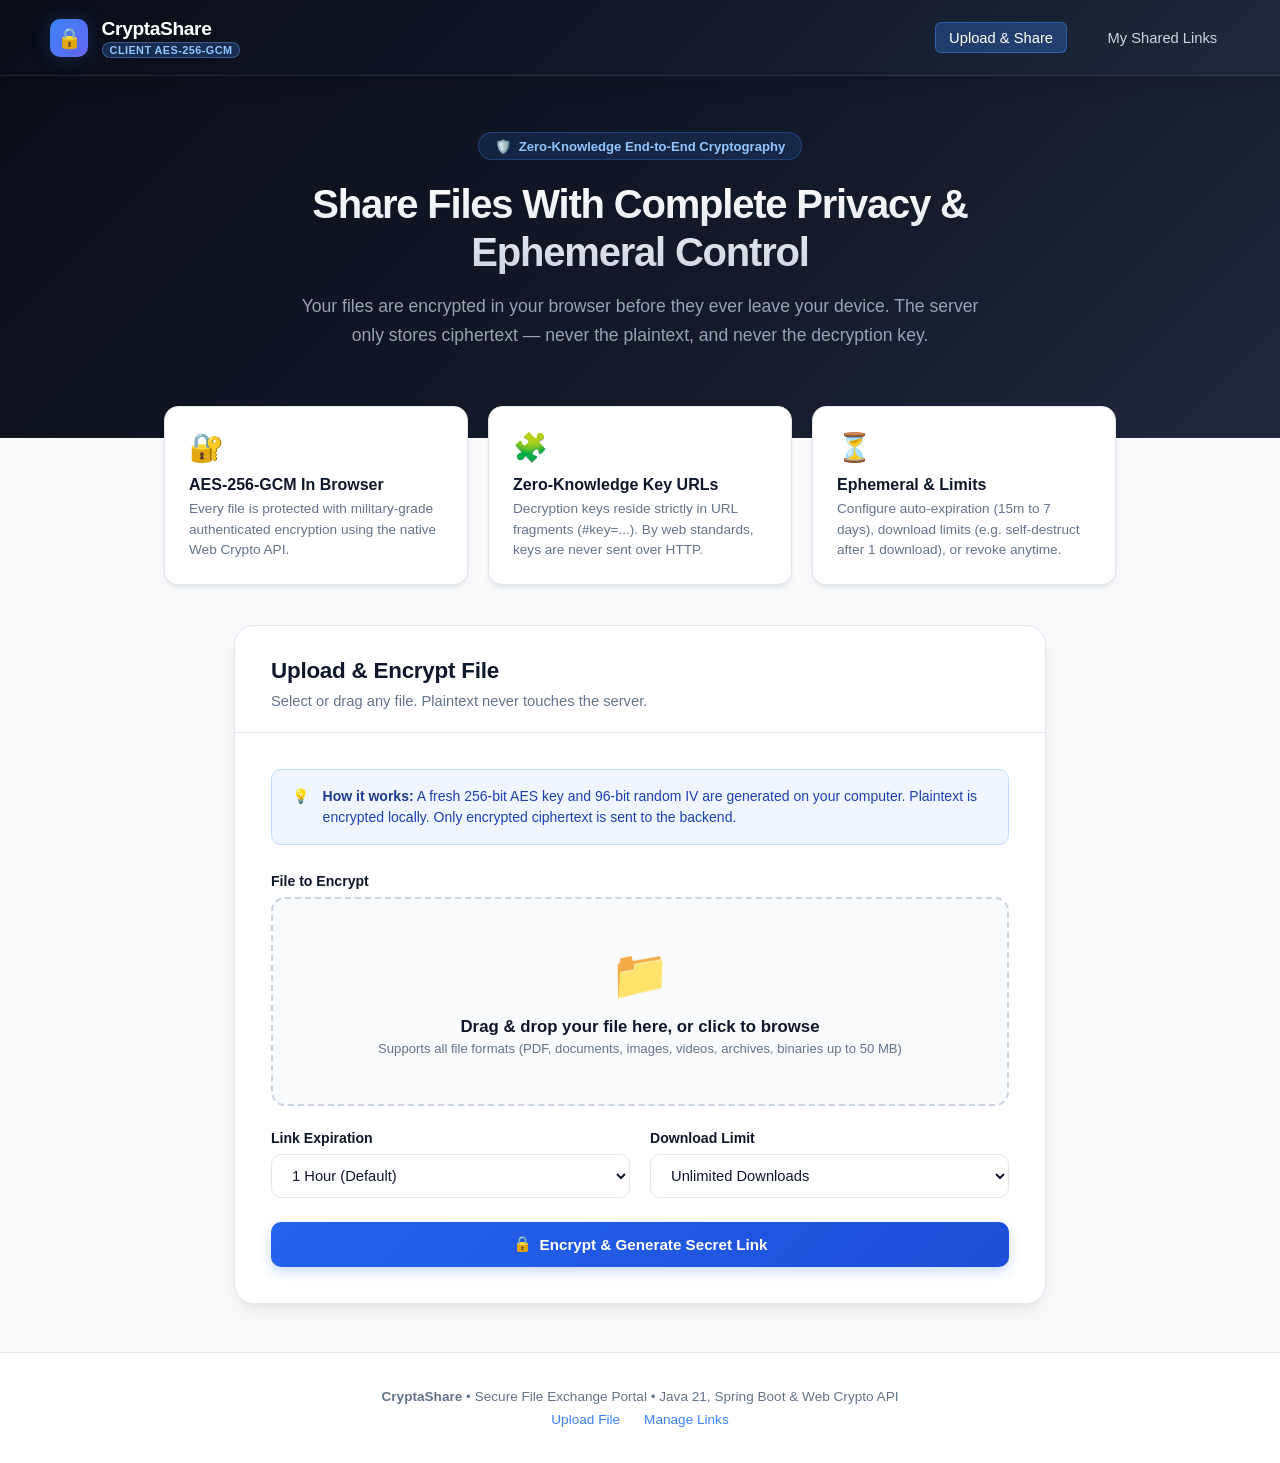
<file: src/main/resources/static/index.html>
<!DOCTYPE html>
<html lang="en">
<head>
  <meta charset="UTF-8">
  <meta name="viewport" content="width=device-width, initial-scale=1.0">
  <title>CryptaShare — Zero-Knowledge Secure File Exchange</title>
  <link rel="stylesheet" href="css/style.css"> 
  <link rel="icon" type="image/svg+xml" href="/favicon.svg">

</head>
<body>

  <!-- Top Navigation -->
  <header class="header">
    <div class="header-container">
      <a href="index.html" class="brand">
        <div class="brand-icon">🔒</div>
        <div>
          <span class="brand-title">CryptaShare</span>
          <span class="brand-badge">Client AES-256-GCM</span>
        </div>
      </a>
      <nav class="nav-links">
        <a href="index.html" class="active">Upload & Share</a>
        <a href="manage.html">My Shared Links</a>
      </nav>
    </div>
  </header>

  <!-- Hero Header -->
  <section class="hero">
    <div class="hero-container">
      <div class="hero-pill">
        <span>🛡️</span> Zero-Knowledge End-to-End Cryptography
      </div>
      <h1 class="hero-title">Share Files With Complete Privacy & Ephemeral Control</h1>
      <p class="hero-subtitle">
        Your files are encrypted in your browser before they ever leave your device.
        The server only stores ciphertext — never the plaintext, and never the decryption key.
      </p>
    </div>
  </section>

  <!-- Features Highlight Grid -->
  <section class="features-grid">
    <div class="feature-card">
      <div class="feature-icon">🔐</div>
      <h3 class="feature-title">AES-256-GCM In Browser</h3>
      <p class="feature-desc">Every file is protected with military-grade authenticated encryption using the native Web Crypto API.</p>
    </div>
    <div class="feature-card">
      <div class="feature-icon">🧩</div>
      <h3 class="feature-title">Zero-Knowledge Key URLs</h3>
      <p class="feature-desc">Decryption keys reside strictly in URL fragments (<code>#key=...</code>). By web standards, keys are never sent over HTTP.</p>
    </div>
    <div class="feature-card">
      <div class="feature-icon">⏳</div>
      <h3 class="feature-title">Ephemeral & Limits</h3>
      <p class="feature-desc">Configure auto-expiration (15m to 7 days), download limits (e.g. self-destruct after 1 download), or revoke anytime.</p>
    </div>
  </section>

  <!-- Upload Interface -->
  <main class="main-content" style="margin-top: 0;">
    <div class="card">
      <div class="card-header">
        <h2 class="card-title">Upload & Encrypt File</h2>
        <p class="card-subtitle">
          Select or drag any file. Plaintext never touches the server.
        </p>
      </div>

      <div class="card-body">
        <div class="security-banner">
          <div>💡</div>
          <div>
            <strong>How it works:</strong> A fresh 256-bit AES key and 96-bit random IV are generated on your computer. Plaintext is encrypted locally. Only encrypted ciphertext is sent to the backend.
          </div>
        </div>

        <form id="uploadForm">
          <div class="form-group">
            <label class="form-label">File to Encrypt</label>
            <div class="drop-zone" id="dropZone" tabindex="0" role="button" aria-label="Drop file here or click to browse">
              <div class="drop-zone-icon">📁</div>
              <div class="drop-zone-title">Drag & drop your file here, or click to browse</div>
              <div class="drop-zone-hint">Supports all file formats (PDF, documents, images, videos, archives, binaries up to 50 MB)</div>
              <input type="file" id="fileInput" class="file-input">
            </div>

            <!-- Selected File Pill -->
            <div id="fileSelectedBox" class="selected-file-box" style="display: none;">
              <div class="file-info">
                <span class="file-type-icon" id="fileTypeIcon">📄</span>
                <div>
                  <div class="file-name" id="selectedFileName">filename.ext</div>
                  <div class="file-meta-sub" id="selectedFileSize">0 KB</div>
                </div>
              </div>
              <button type="button" class="btn btn-outline" id="clearFileBtn" style="padding: 0.4rem 0.85rem; font-size: 0.82rem;">Change File</button>
            </div>
          </div>

          <!-- Controls: Expiry & Download Limit -->
          <div class="form-row">
            <div class="form-group">
              <label class="form-label" for="expirySelect">Link Expiration</label>
              <select id="expirySelect">
                <option value="15">15 Minutes</option>
                <option value="60" selected>1 Hour (Default)</option>
                <option value="360">6 Hours</option>
                <option value="1440">24 Hours (1 Day)</option>
                <option value="4320">3 Days</option>
                <option value="10080">7 Days</option>
              </select>
            </div>

            <div class="form-group">
              <label class="form-label" for="downloadLimitSelect">Download Limit</label>
              <select id="downloadLimitSelect">
                <option value="0" selected>Unlimited Downloads</option>
                <option value="1">1 Download (Self-Destruct)</option>
                <option value="3">3 Downloads</option>
                <option value="5">5 Downloads</option>
                <option value="10">10 Downloads</option>
              </select>
            </div>
          </div>

          <!-- Cryptographic Progress Box (hidden by default) -->
          <div id="cryptoProgressBox" class="crypto-progress-box" style="display: none;">
            <div class="progress-header">
              <span id="progressStatusText">Encrypting file locally in browser...</span>
              <span id="progressPercentage">0%</span>
            </div>
            <div class="progress-track">
              <div class="progress-fill" id="progressFill"></div>
            </div>
            <div class="progress-steps">
              <span>1. Generate Key</span>
              <span>2. AES-256-GCM Encrypt</span>
              <span>3. Transmit Ciphertext</span>
              <span>4. Complete</span>
            </div>
          </div>

          <button type="submit" class="btn btn-primary" id="submitBtn">
            <span id="btnIcon">🔒</span>
            <span id="btnText">Encrypt & Generate Secret Link</span>
          </button>
        </form>

        <div id="errorAlert" class="alert alert-danger" style="display: none;">
          <div>⚠️</div>
          <div id="errorMessage">An error occurred during encryption or upload.</div>
        </div>

        <!-- Generated Link & Management Result Box -->
        <div id="resultBox" class="result-card" style="display: none;">
          <h3>✅ File Encrypted & Link Generated</h3>

          <div class="field-group">
            <label>Shareable Download Link (Send to recipient)</label>
            <div class="copy-input-row">
              <input type="text" id="downloadUrlInput" readonly>
              <button type="button" class="btn btn-outline copy-btn" id="copyDownloadBtn">📋 Copy Link</button>
              <a id="previewShareBtn" href="#" target="_blank" class="btn btn-outline copy-btn">👁️ Open</a>
            </div>
            <div style="font-size: 0.78rem; color: var(--text-muted); margin-top: 0.35rem;">
              The secret decryption key is stored after <code>#key=...</code> and never reaches our servers.
            </div>
          </div>

          <div class="field-group">
            <label>Revocation Secret URL (Keep for yourself to revoke anytime)</label>
            <div class="copy-input-row">
              <input type="text" id="revokeUrlInput" readonly>
              <button type="button" class="btn btn-outline copy-btn" id="copyRevokeBtn">📋 Copy Link</button>
              <a id="openManageBtn" href="manage.html" class="btn btn-outline copy-btn">Manage</a>
            </div>
          </div>

          <div style="display: flex; flex-wrap: wrap; gap: 1.5rem; font-size: 0.85rem; color: var(--text-muted); padding-top: 0.75rem; border-top: 1px solid var(--border);">
            <div><strong>Expires:</strong> <span id="expiresAtSpan">-</span></div>
            <div><strong>Download Limit:</strong> <span id="limitSpan">-</span></div>
            <div><strong>Ciphertext Size:</strong> <span id="cipherSizeSpan">-</span></div>
          </div>
        </div>
      </div>
    </div>
  </main>

  <footer class="footer">
    <div><strong>CryptaShare</strong> &bull; Secure File Exchange Portal &bull; Java 21, Spring Boot & Web Crypto API</div>
    <div class="footer-links">
      <a href="index.html">Upload File</a>
      <a href="manage.html">Manage Links</a>
    </div>
  </footer>

  <script src="js/crypto-utils.js"></script>
  <script src="js/upload.js"></script>
</body>
</html>
</file>
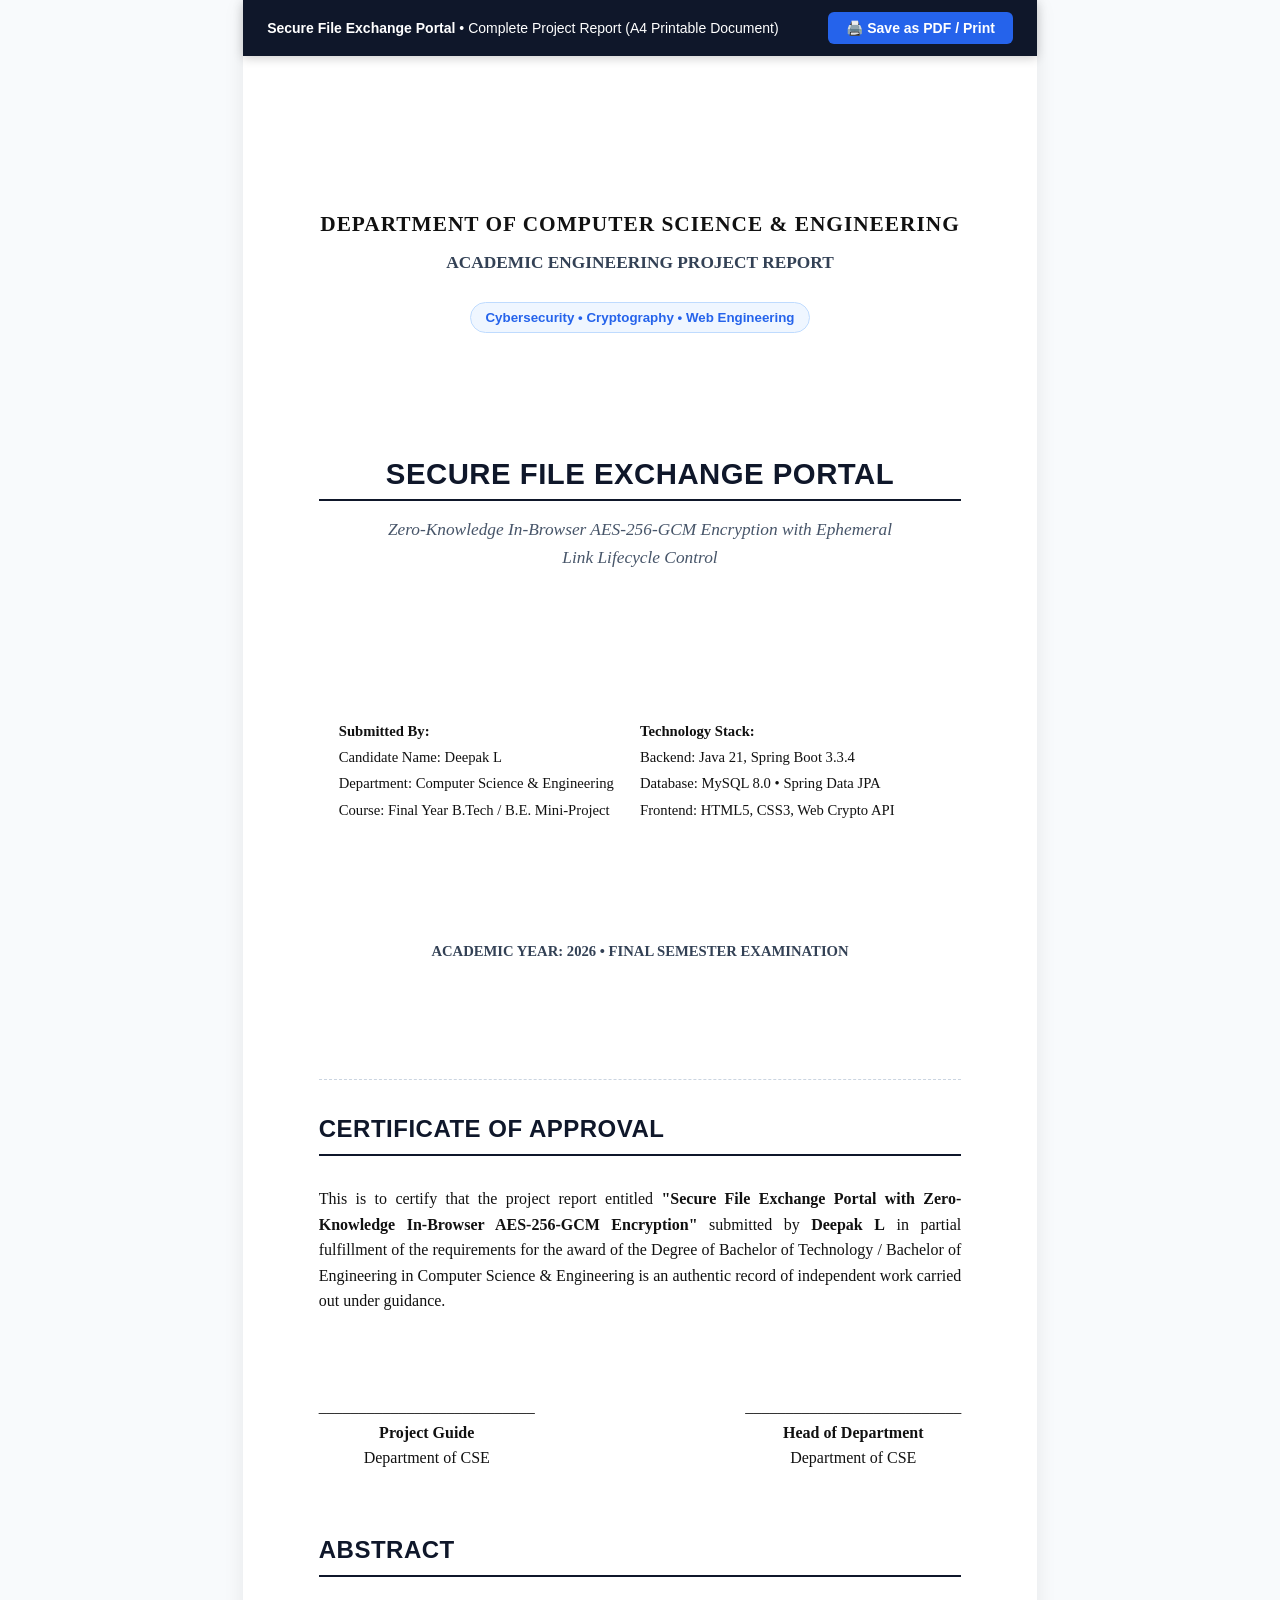
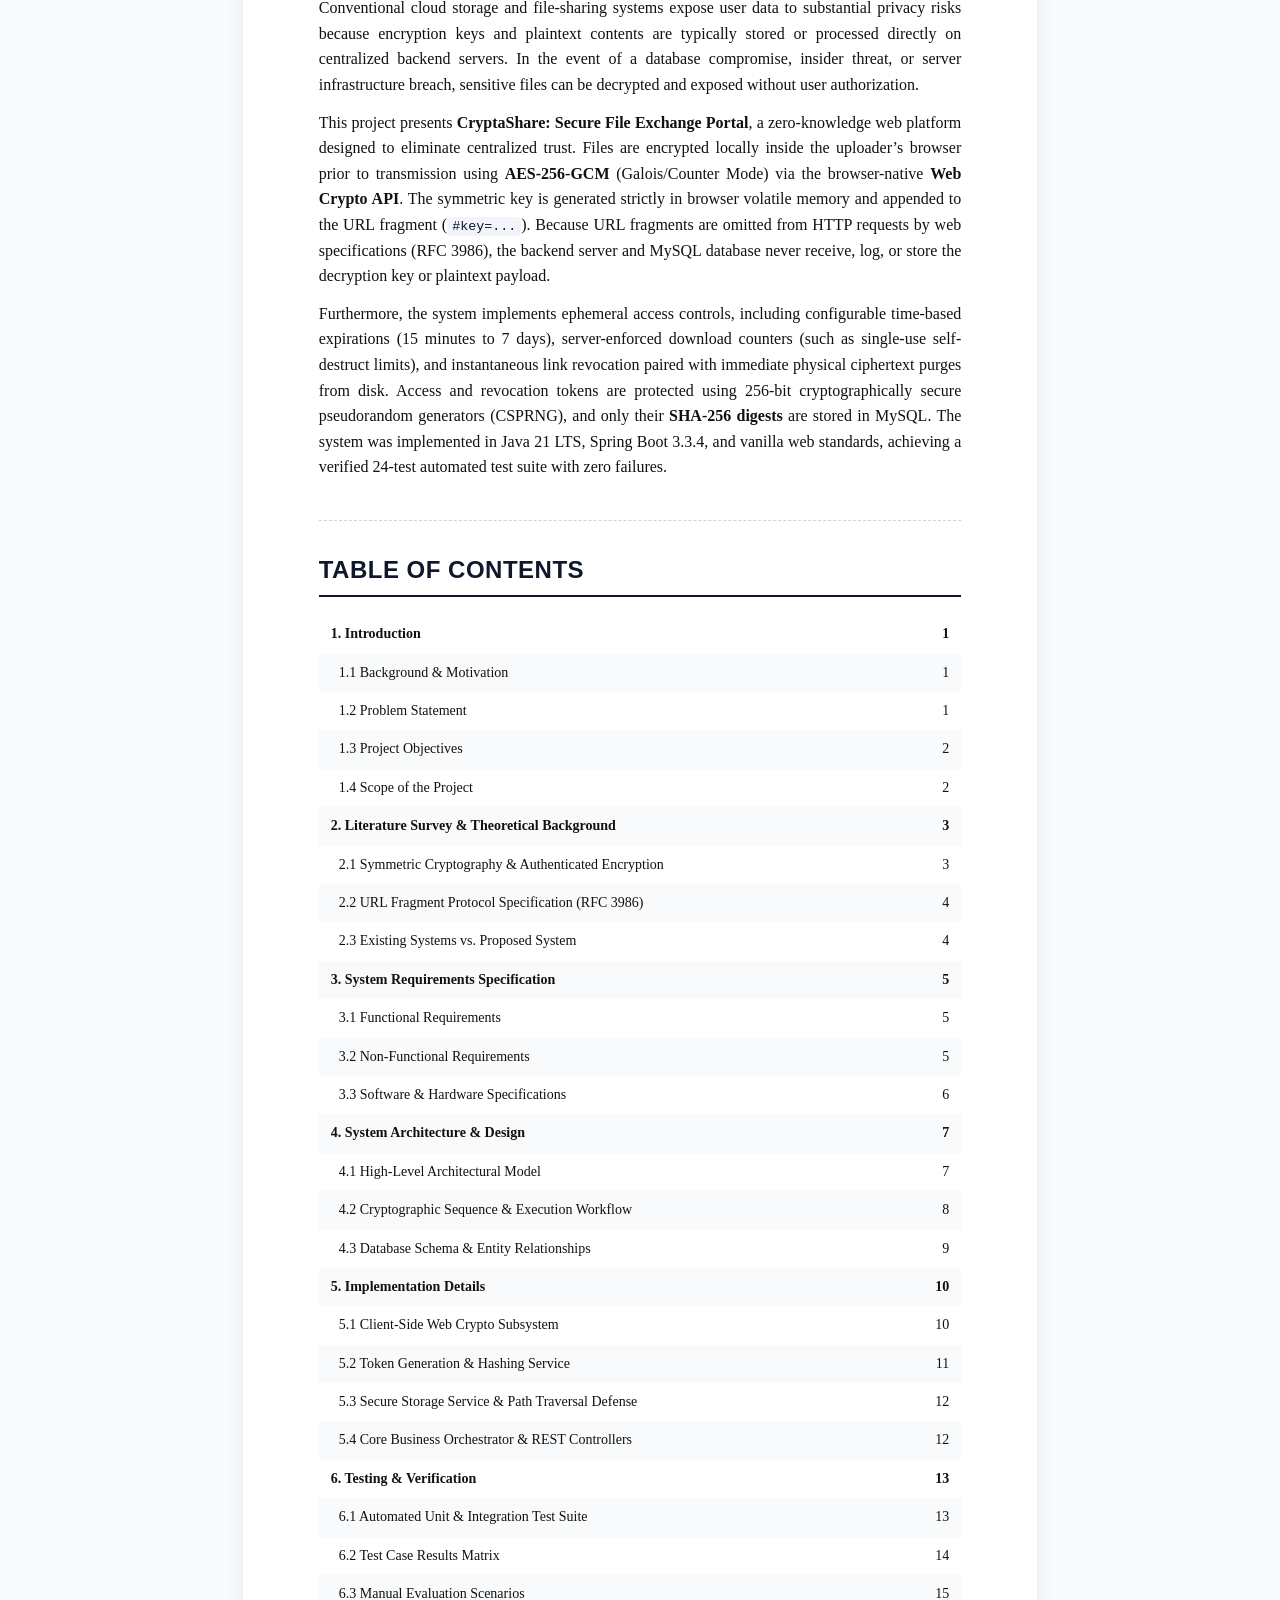
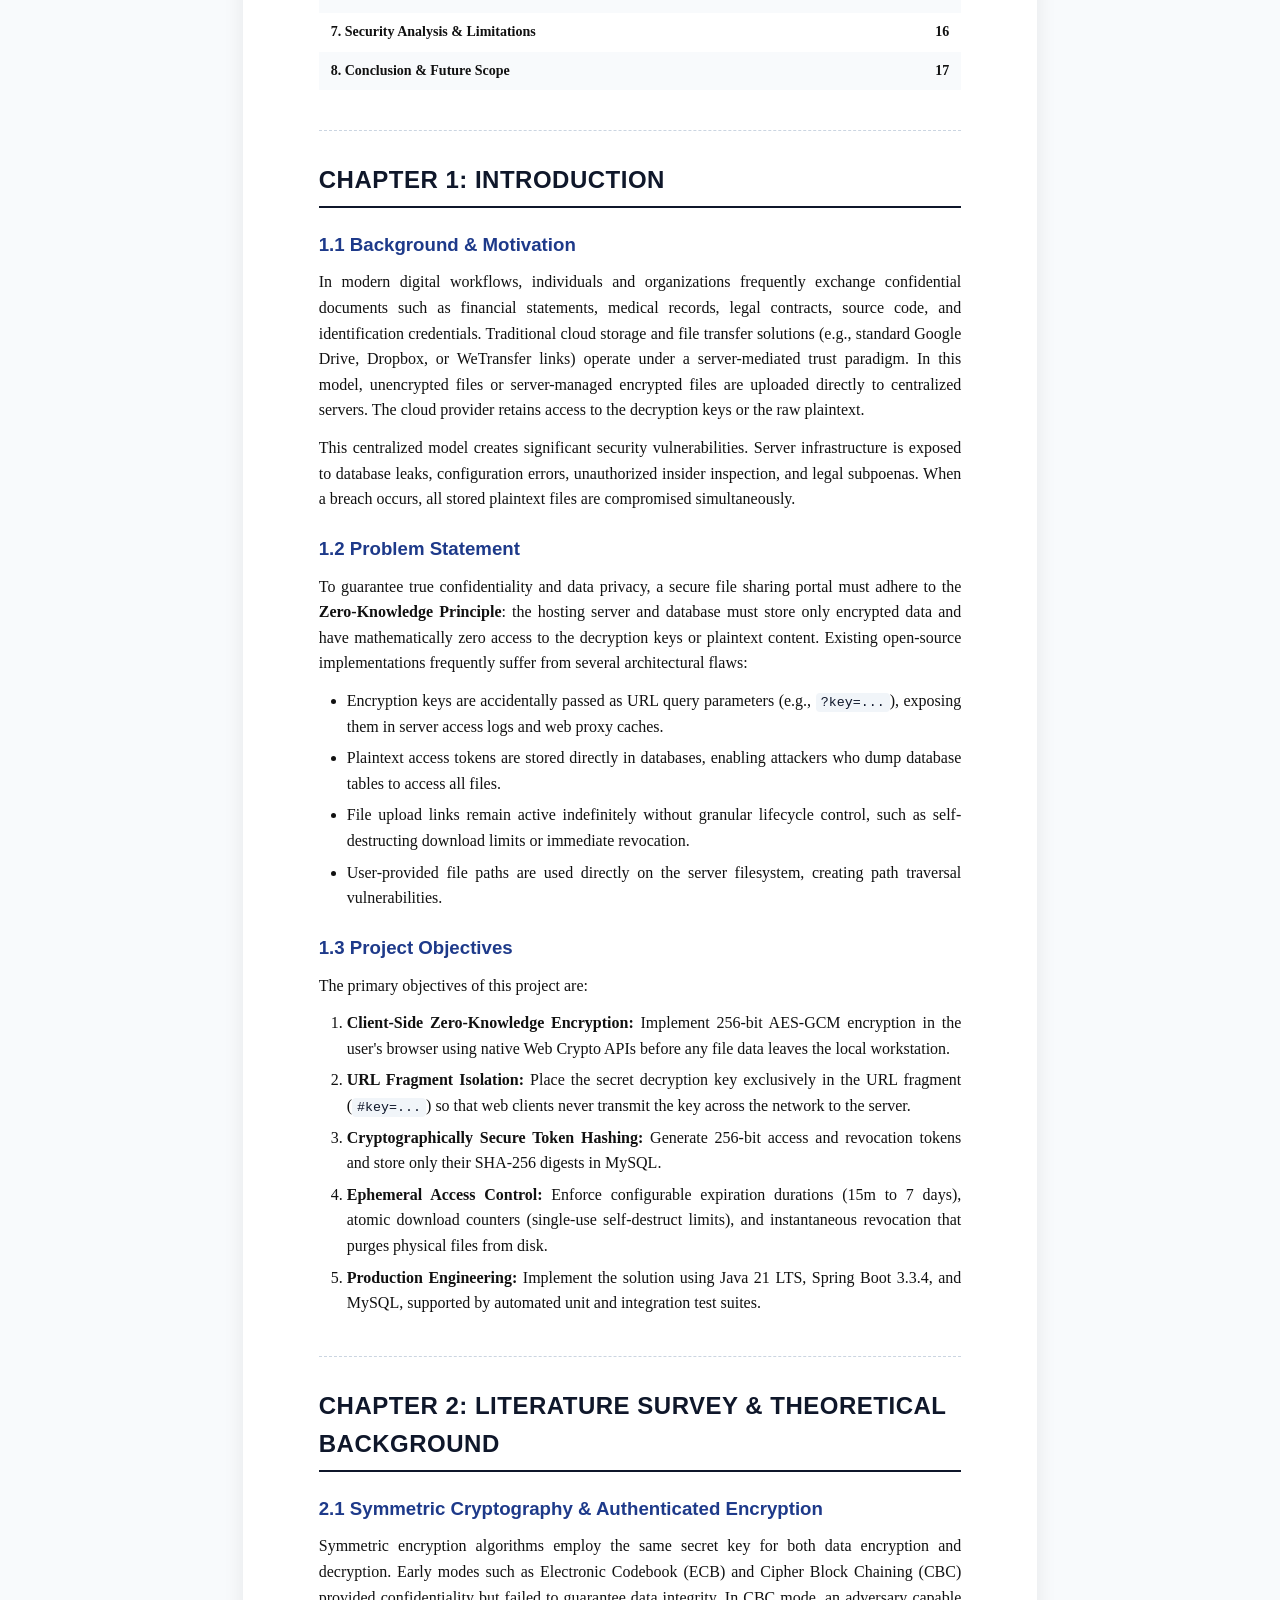
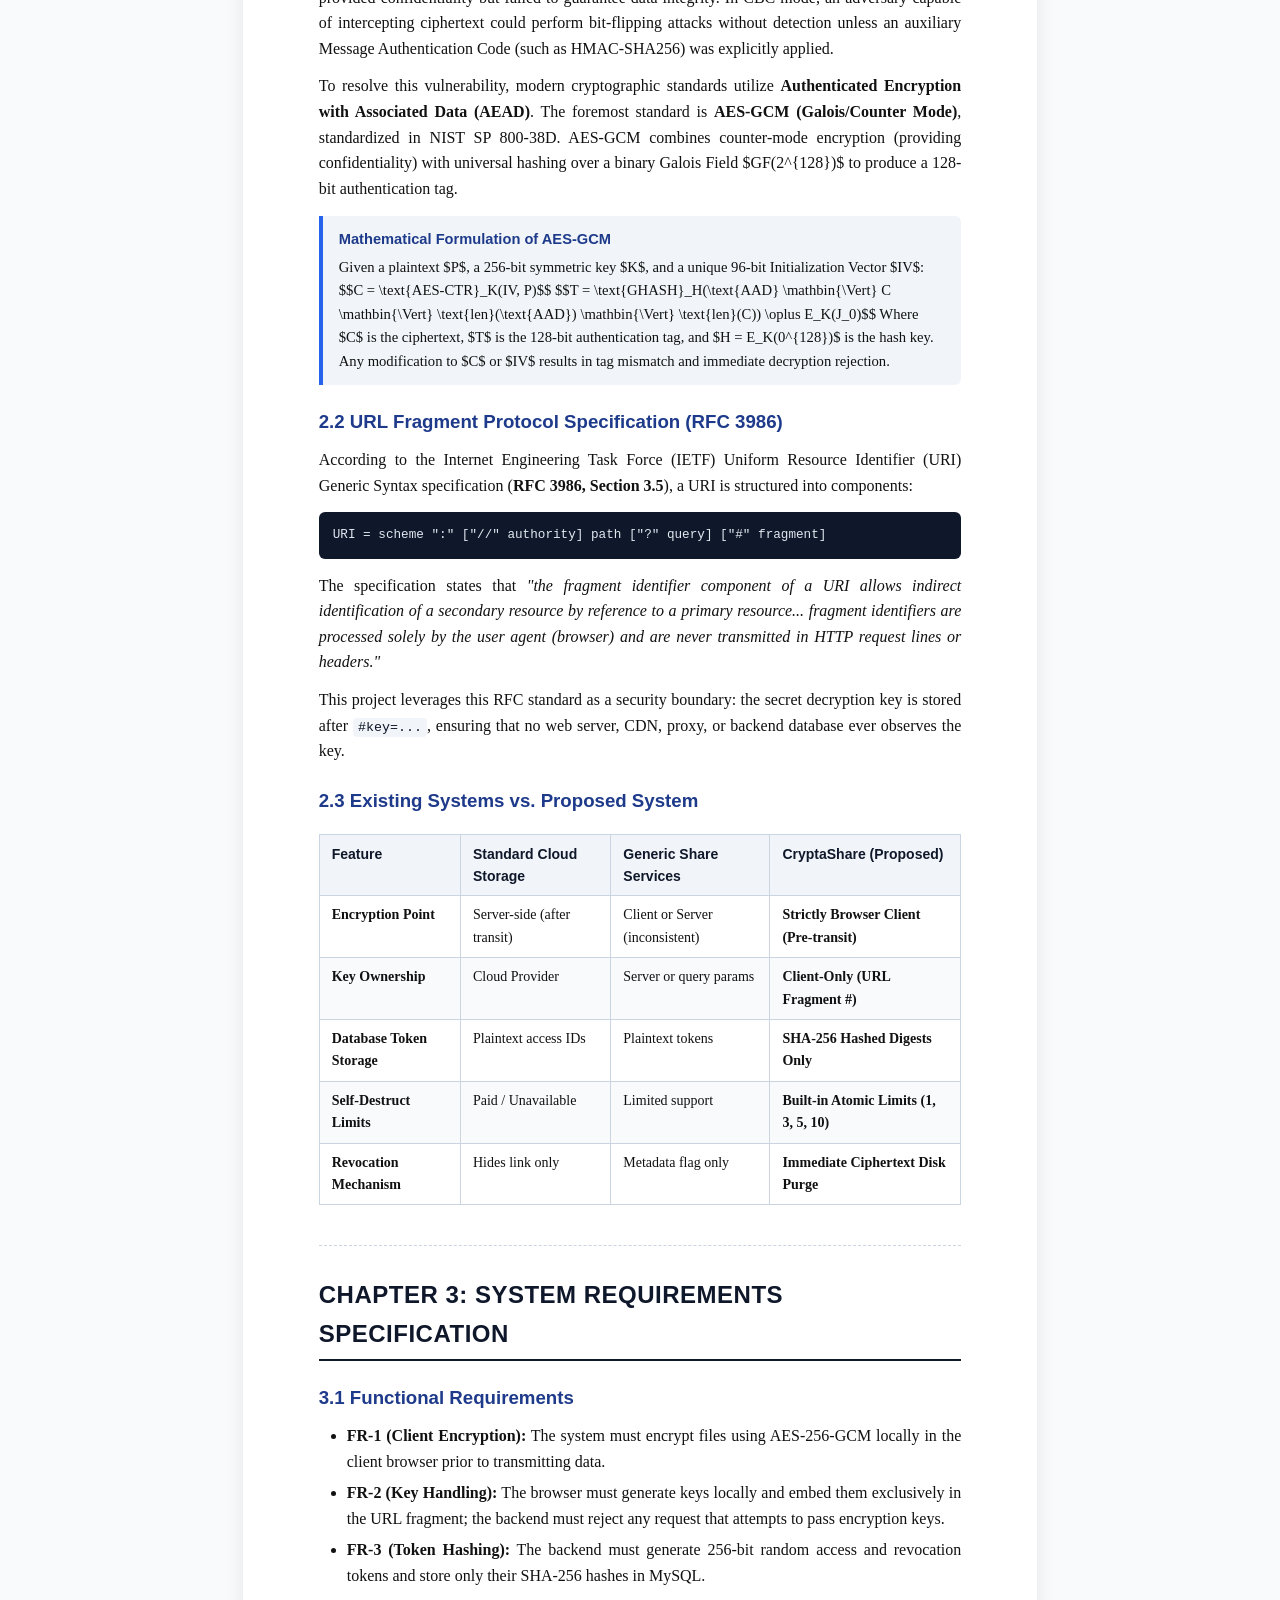
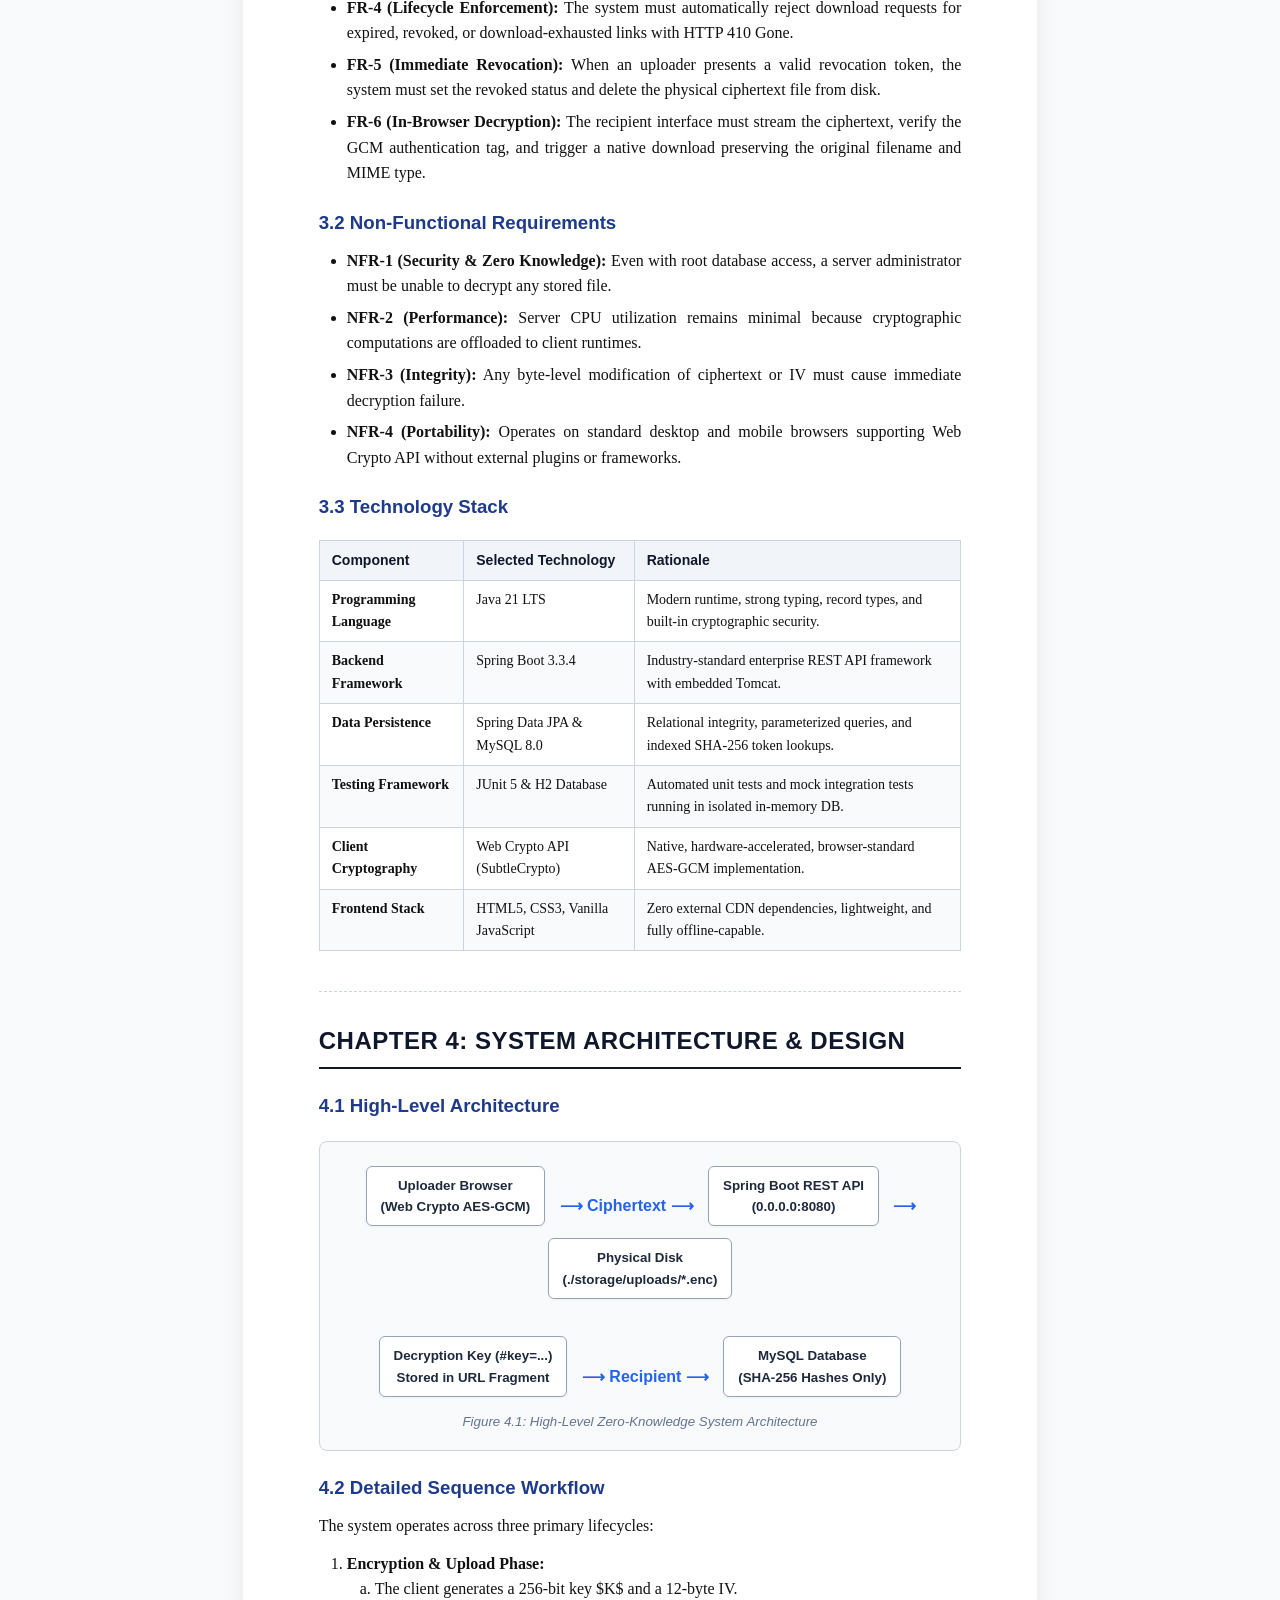
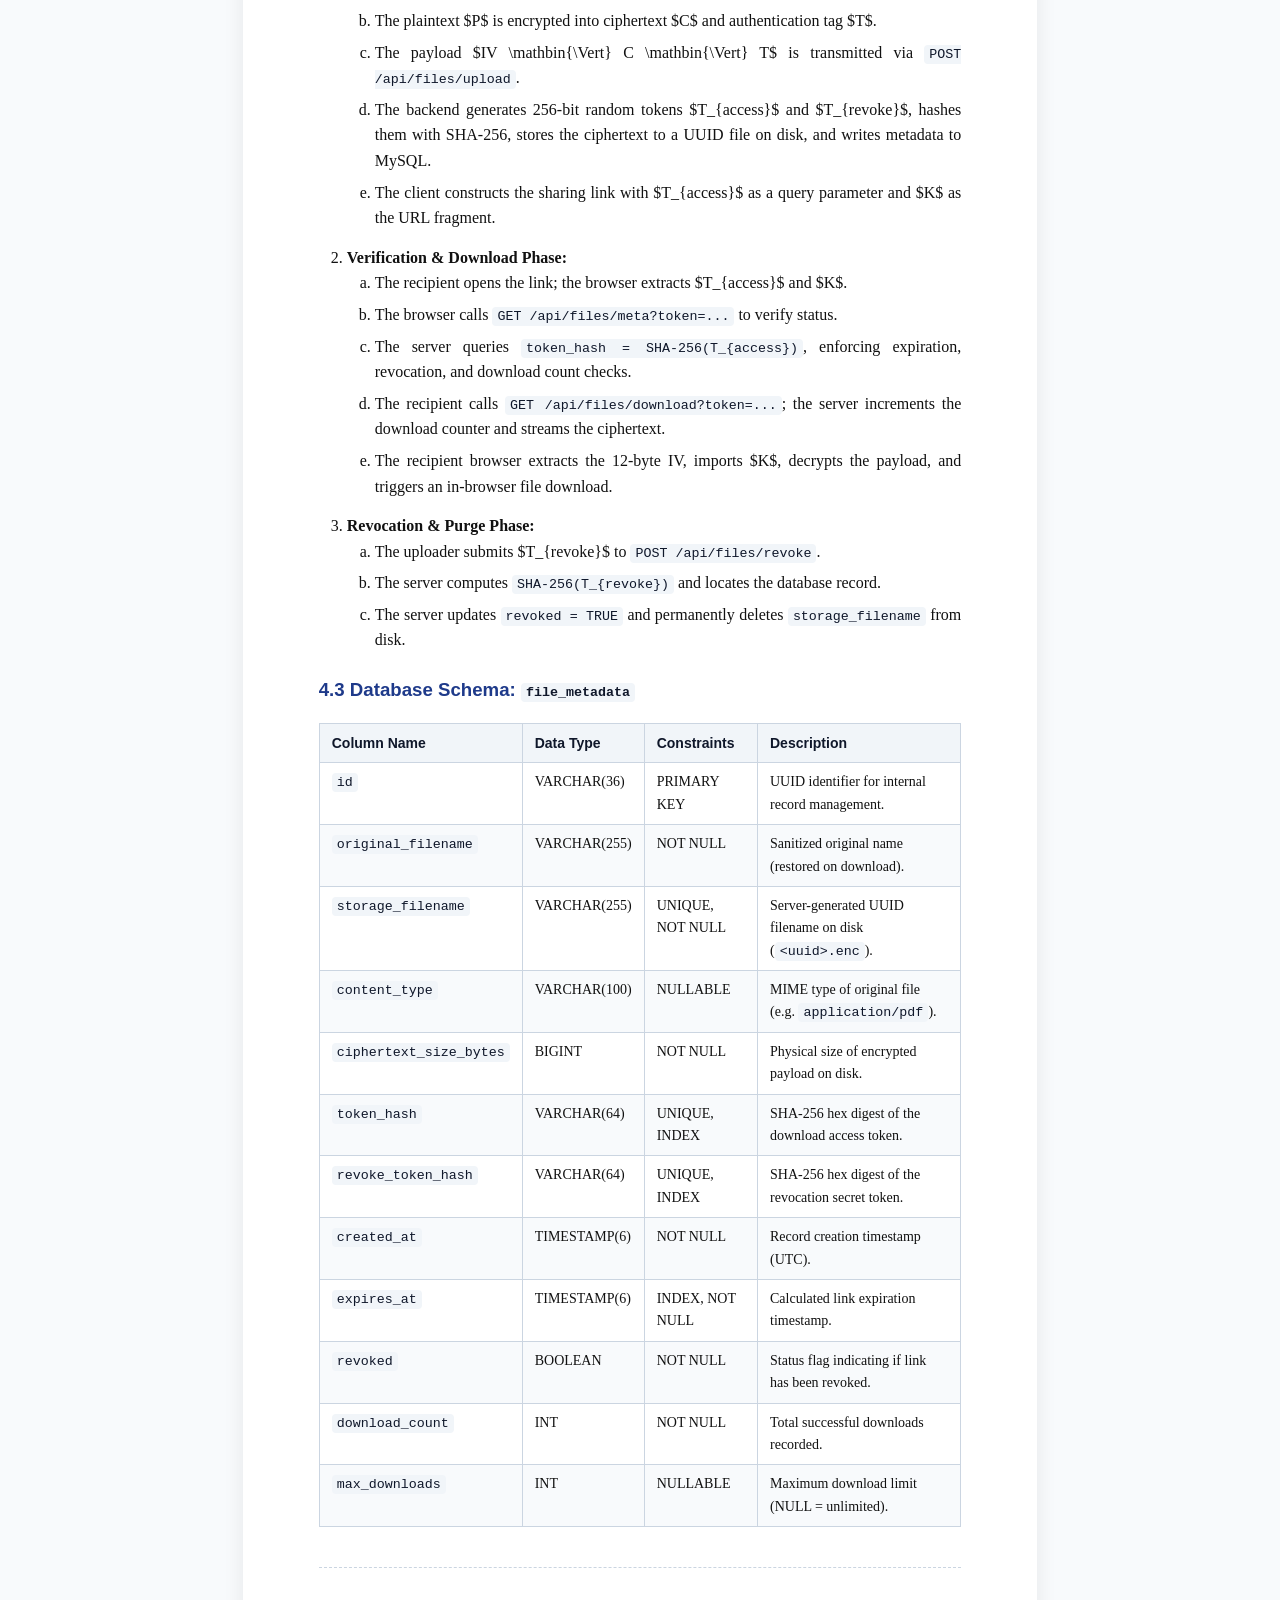
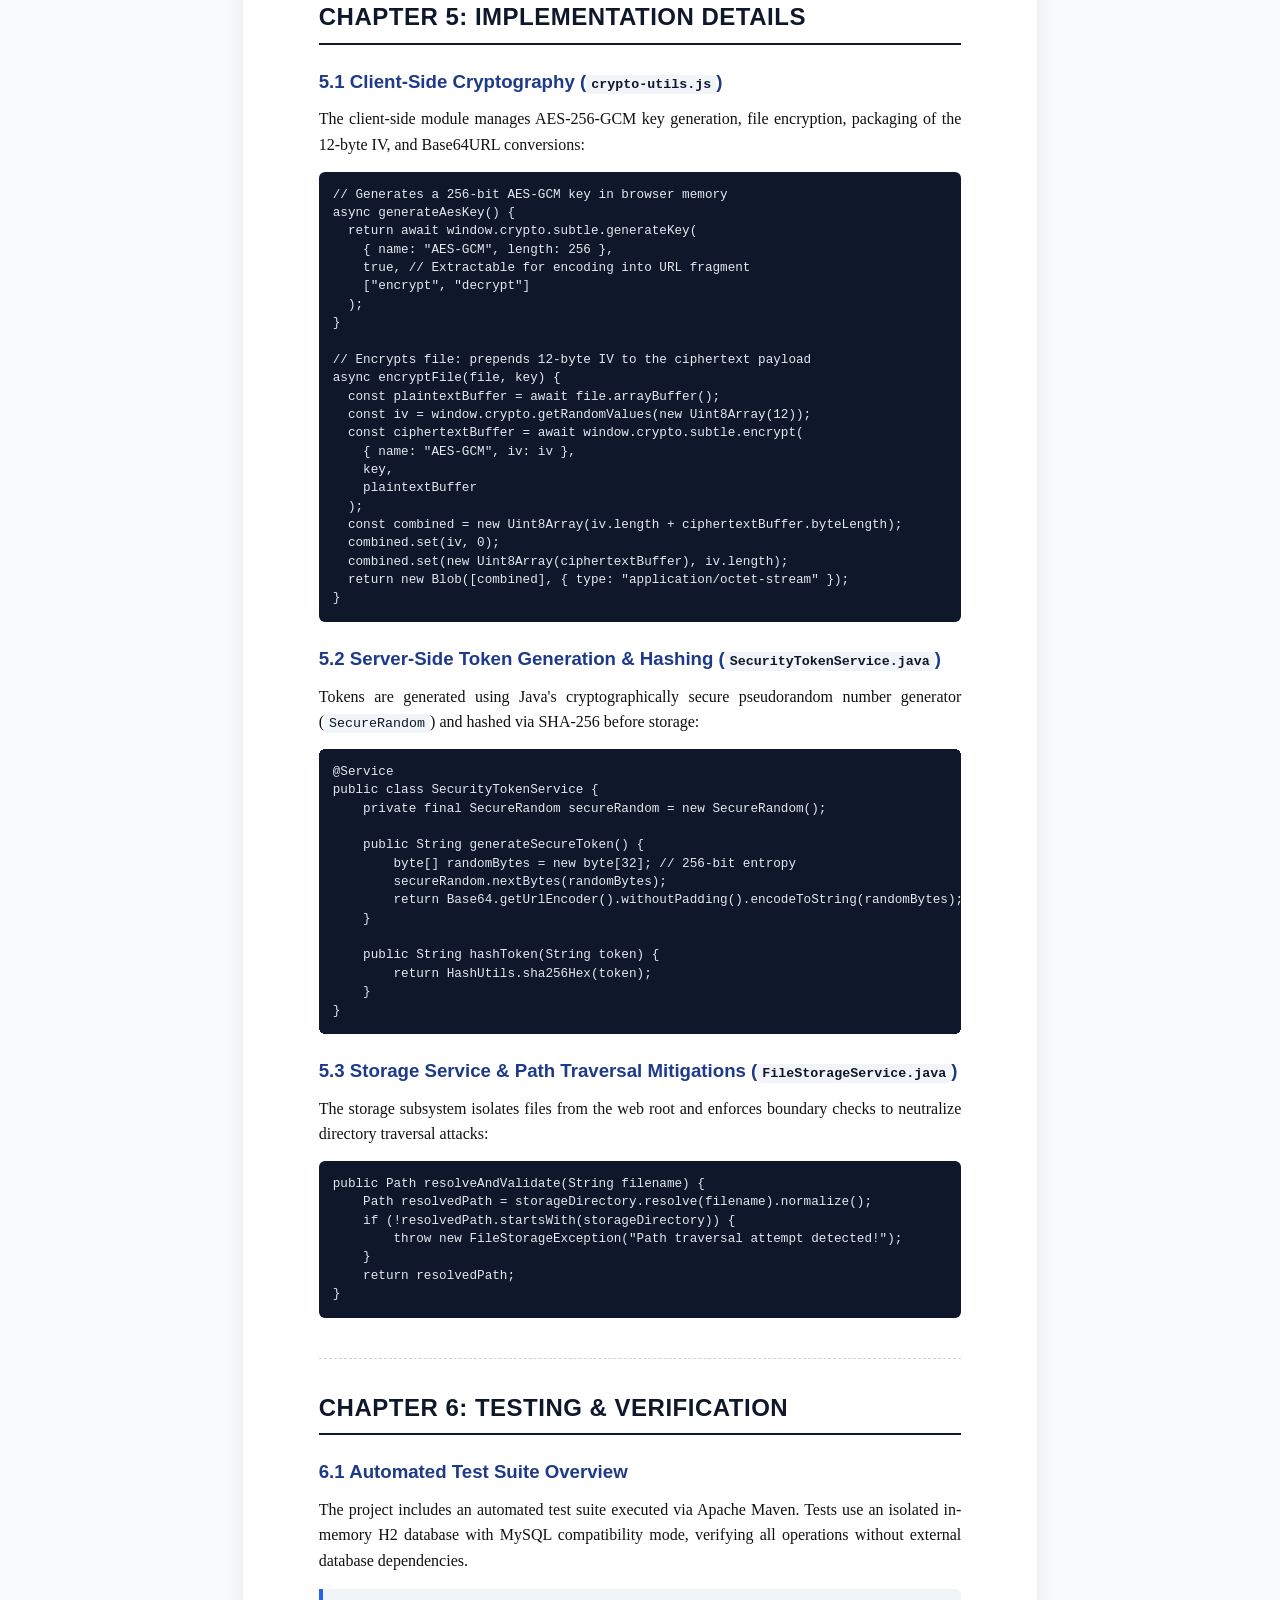
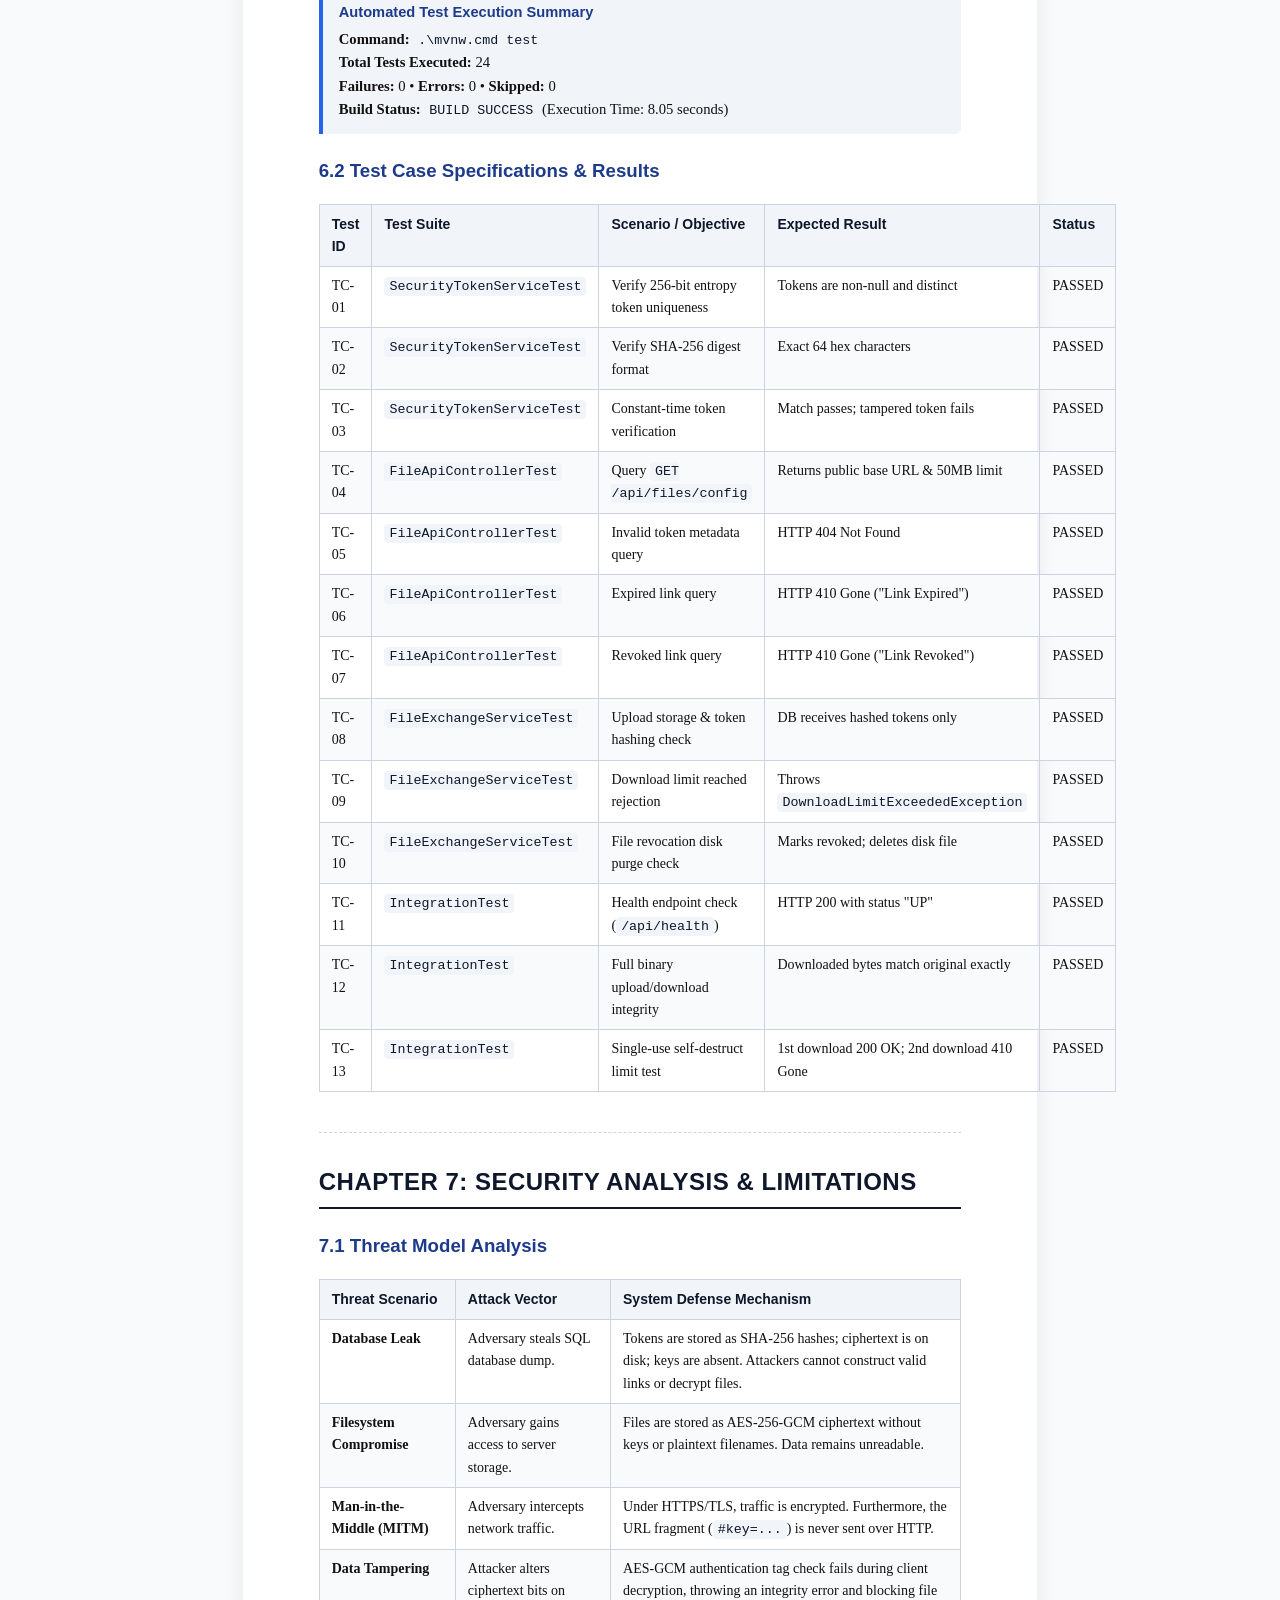
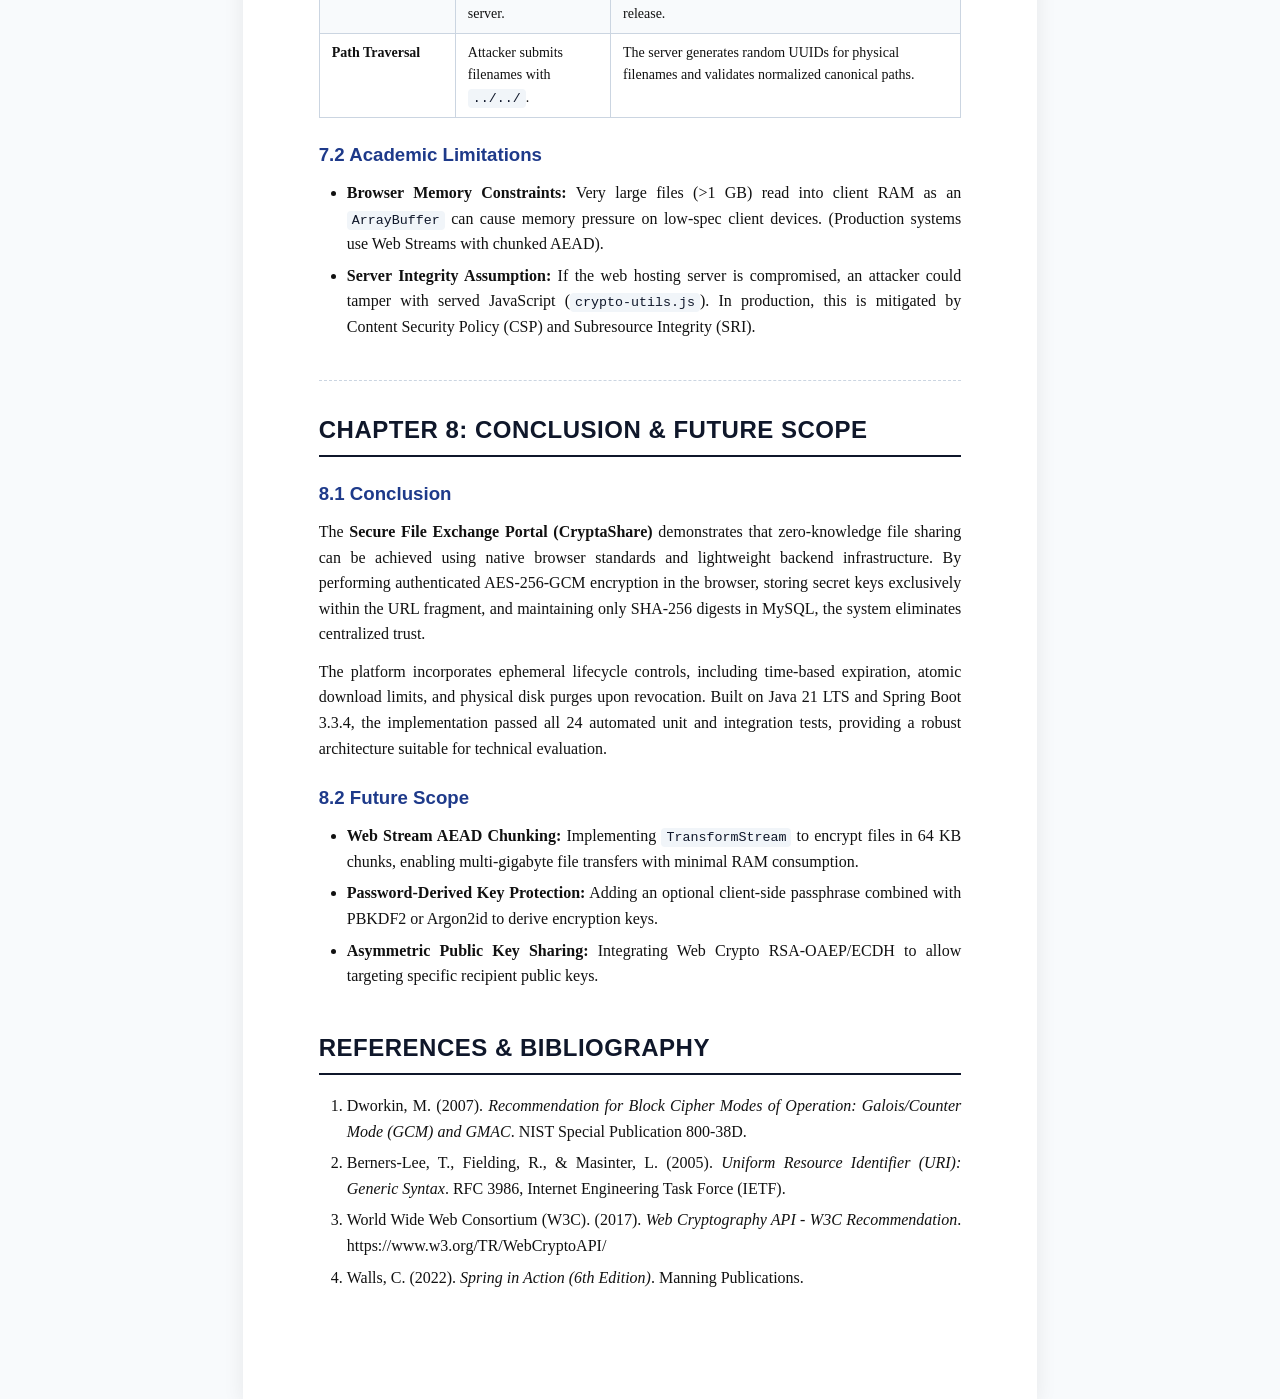
<file: PROJECT_REPORT.html>
<!DOCTYPE html>
<html lang="en">
<head>
  <meta charset="UTF-8">
  <meta name="viewport" content="width=device-width, initial-scale=1.0">
  <title>Project Report - Secure File Exchange Portal</title>
  <style>
    /* -------------------------------------------------------------
       Academic Project Report Print & Screen Styling
       Optimized for Direct Print to PDF (A4 Format)
       ------------------------------------------------------------- */
    @page {
      size: A4;
      margin: 25mm 20mm 25mm 20mm;
      @bottom-right {
        content: counter(page);
      }
    }

    * {
      box-sizing: border-box;
      margin: 0;
      padding: 0;
    }

    body {
      font-family: "Times New Roman", Times, serif;
      font-size: 12pt;
      line-height: 1.6;
      color: #111111;
      background-color: #f8fafc;
    }

    .report-wrapper {
      max-width: 210mm;
      margin: 0 auto;
      background: #ffffff;
      padding: 25mm 20mm;
      box-shadow: 0 4px 20px rgba(0, 0, 0, 0.08);
    }

    /* Print Controls Banner (Screen Only) */
    .print-bar {
      position: sticky;
      top: 0;
      z-index: 1000;
      background: #0f172a;
      color: #ffffff;
      padding: 12px 24px;
      margin: -25mm -20mm 20mm -20mm;
      display: flex;
      justify-content: space-between;
      align-items: center;
      font-family: -apple-system, BlinkMacSystemFont, "Segoe UI", Roboto, sans-serif;
      font-size: 14px;
      box-shadow: 0 2px 10px rgba(0,0,0,0.2);
    }

    .print-btn {
      background: #2563eb;
      color: #ffffff;
      border: none;
      padding: 8px 18px;
      border-radius: 6px;
      font-weight: 600;
      cursor: pointer;
      display: flex;
      align-items: center;
      gap: 8px;
      font-size: 14px;
      transition: background 0.2s;
    }

    .print-btn:hover {
      background: #1d4ed8;
    }

    /* Page Breaks */
    .page-break {
      page-break-before: always;
      break-before: page;
      margin-top: 40px;
      padding-top: 20px;
      border-top: 1px dashed #cbd5e1;
    }

    @media print {
      body {
        background: #ffffff;
      }
      .report-wrapper {
        padding: 0;
        margin: 0;
        max-width: none;
        box-shadow: none;
      }
      .print-bar {
        display: none !important;
      }
      .page-break {
        border-top: none;
        margin-top: 0;
        padding-top: 0;
      }
    }

    /* Cover Page */
    .cover-page {
      text-align: center;
      min-height: 240mm;
      display: flex;
      flex-direction: column;
      justify-content: space-between;
      padding: 20mm 0;
    }

    .cover-univ {
      font-size: 16pt;
      font-weight: bold;
      text-transform: uppercase;
      letter-spacing: 1px;
      margin-bottom: 8px;
    }

    .cover-dept {
      font-size: 13pt;
      font-weight: 600;
      color: #334155;
      text-transform: uppercase;
      margin-bottom: 25px;
    }

    .cover-badge {
      font-family: sans-serif;
      font-size: 10pt;
      font-weight: bold;
      color: #2563eb;
      background: #eff6ff;
      border: 1px solid #bfdbfe;
      display: inline-block;
      padding: 4px 14px;
      border-radius: 999px;
      margin-bottom: 25px;
    }

    .cover-title {
      font-size: 22pt;
      font-weight: bold;
      line-height: 1.3;
      margin: 20px 0 15px;
      color: #0f172a;
    }

    .cover-subtitle {
      font-size: 13pt;
      font-style: italic;
      color: #475569;
      max-width: 80%;
      margin: 0 auto 30px;
    }

    .cover-meta-grid {
      display: grid;
      grid-template-columns: 1fr 1fr;
      text-align: left;
      margin: 40px 20px;
      font-size: 11pt;
      line-height: 1.8;
    }

    .cover-footer {
      font-size: 11pt;
      font-weight: bold;
      text-transform: uppercase;
      color: #334155;
    }

    /* Headings */
    h1, h2, h3, h4 {
      font-family: -apple-system, BlinkMacSystemFont, "Segoe UI", Roboto, sans-serif;
      color: #0f172a;
      page-break-after: avoid;
    }

    h1 {
      font-size: 18pt;
      border-bottom: 2px solid #0f172a;
      padding-bottom: 6px;
      margin-bottom: 18px;
      margin-top: 10px;
      text-transform: uppercase;
      letter-spacing: 0.5px;
    }

    h2 {
      font-size: 14pt;
      margin-top: 22px;
      margin-bottom: 10px;
      color: #1e3a8a;
    }

    h3 {
      font-size: 12pt;
      margin-top: 16px;
      margin-bottom: 8px;
      color: #334155;
    }

    p {
      margin-bottom: 12px;
      text-align: justify;
    }

    /* Callout & Highlight Boxes */
    .callout {
      background: #f1f5f9;
      border-left: 4px solid #2563eb;
      padding: 12px 16px;
      margin: 15px 0;
      font-size: 11pt;
      border-radius: 0 6px 6px 0;
    }

    .callout-title {
      font-weight: bold;
      font-family: sans-serif;
      color: #1e3a8a;
      margin-bottom: 4px;
    }

    /* Tables */
    table {
      width: 100%;
      border-collapse: collapse;
      margin: 18px 0;
      font-size: 10.5pt;
      page-break-inside: avoid;
    }

    th, td {
      border: 1px solid #cbd5e1;
      padding: 8px 12px;
      text-align: left;
      vertical-align: top;
    }

    th {
      background-color: #f1f5f9;
      font-family: sans-serif;
      font-weight: 600;
      color: #0f172a;
    }

    tr:nth-child(even) td {
      background-color: #f8fafc;
    }

    /* Code & Technical Blocks */
    code {
      font-family: "Courier New", Courier, monospace;
      font-size: 10pt;
      background: #f1f5f9;
      padding: 2px 5px;
      border-radius: 4px;
      color: #0f172a;
    }

    pre {
      background: #0f172a;
      color: #e2e8f0;
      padding: 14px;
      border-radius: 6px;
      font-family: "Courier New", Courier, monospace;
      font-size: 9.5pt;
      line-height: 1.45;
      overflow-x: auto;
      margin: 14px 0;
      page-break-inside: avoid;
    }

    /* Lists */
    ul, ol {
      margin-left: 28px;
      margin-bottom: 14px;
    }

    li {
      margin-bottom: 6px;
      text-align: justify;
    }

    /* Diagram Containers */
    .diagram-box {
      background: #f8fafc;
      border: 1px solid #cbd5e1;
      border-radius: 8px;
      padding: 18px;
      margin: 20px 0;
      text-align: center;
      page-break-inside: avoid;
      font-family: sans-serif;
    }

    .workflow-step {
      display: inline-block;
      background: #ffffff;
      border: 1px solid #94a3b8;
      border-radius: 6px;
      padding: 8px 14px;
      margin: 6px;
      font-size: 10pt;
      font-weight: 600;
      color: #1e293b;
      box-shadow: 0 1px 3px rgba(0,0,0,0.05);
    }

    .workflow-arrow {
      display: inline-block;
      color: #2563eb;
      font-weight: bold;
      margin: 0 4px;
    }

    .caption {
      font-size: 10pt;
      font-style: italic;
      color: #64748b;
      margin-top: 8px;
      text-align: center;
    }
  </style>
</head>
<body>

<div class="report-wrapper">

  <!-- Print Action Bar (Hidden on Print / PDF export) -->
  <div class="print-bar">
    <div>
      <strong>Secure File Exchange Portal</strong> &bull; Complete Project Report (A4 Printable Document)
    </div>
    <button class="print-btn" onclick="window.print()">
      🖨️ Save as PDF / Print
    </button>
  </div>

  <!-- ========================================================================= -->
  <!-- COVER PAGE                                                                -->
  <!-- ========================================================================= -->
  <div class="cover-page">
    <div>
      <div class="cover-univ">Department of Computer Science &amp; Engineering</div>
      <div class="cover-dept">Academic Engineering Project Report</div>
      <div class="cover-badge">Cybersecurity &bull; Cryptography &bull; Web Engineering</div>
    </div>

    <div>
      <h1 class="cover-title">SECURE FILE EXCHANGE PORTAL</h1>
      <div class="cover-subtitle">
        Zero-Knowledge In-Browser AES-256-GCM Encryption with Ephemeral Link Lifecycle Control
      </div>
    </div>

    <div class="cover-meta-grid">
      <div>
        <strong>Submitted By:</strong><br>
        Candidate Name: Deepak L<br>
        Department: Computer Science &amp; Engineering<br>
        Course: Final Year B.Tech / B.E. Mini-Project
      </div>
      <div>
        <strong>Technology Stack:</strong><br>
        Backend: Java 21, Spring Boot 3.3.4<br>
        Database: MySQL 8.0 &bull; Spring Data JPA<br>
        Frontend: HTML5, CSS3, Web Crypto API
      </div>
    </div>

    <div class="cover-footer">
      Academic Year: 2026 &bull; Final Semester Examination
    </div>
  </div>

  <!-- ========================================================================= -->
  <!-- CERTIFICATE & DECLARATION TEMPLATE                                        -->
  <!-- ========================================================================= -->
  <div class="page-break"></div>

  <h1>Certificate of Approval</h1>
  <p style="margin-top: 30px;">
    This is to certify that the project report entitled <strong>"Secure File Exchange Portal with Zero-Knowledge In-Browser AES-256-GCM Encryption"</strong> submitted by <strong>Deepak L</strong> in partial fulfillment of the requirements for the award of the Degree of Bachelor of Technology / Bachelor of Engineering in Computer Science &amp; Engineering is an authentic record of independent work carried out under guidance.
  </p>

  <div style="margin-top: 80px; display: flex; justify-content: space-between;">
    <div style="text-align: center;">
      ___________________________<br>
      <strong>Project Guide</strong><br>
      Department of CSE
    </div>
    <div style="text-align: center;">
      ___________________________<br>
      <strong>Head of Department</strong><br>
      Department of CSE
    </div>
  </div>

  <h1 style="margin-top: 60px;">Abstract</h1>
  <p>
    Conventional cloud storage and file-sharing systems expose user data to substantial privacy risks because encryption keys and plaintext contents are typically stored or processed directly on centralized backend servers. In the event of a database compromise, insider threat, or server infrastructure breach, sensitive files can be decrypted and exposed without user authorization.
  </p>
  <p>
    This project presents <strong>CryptaShare: Secure File Exchange Portal</strong>, a zero-knowledge web platform designed to eliminate centralized trust. Files are encrypted locally inside the uploader’s browser prior to transmission using <strong>AES-256-GCM</strong> (Galois/Counter Mode) via the browser-native <strong>Web Crypto API</strong>. The symmetric key is generated strictly in browser volatile memory and appended to the URL fragment (<code>#key=...</code>). Because URL fragments are omitted from HTTP requests by web specifications (RFC 3986), the backend server and MySQL database never receive, log, or store the decryption key or plaintext payload.
  </p>
  <p>
    Furthermore, the system implements ephemeral access controls, including configurable time-based expirations (15 minutes to 7 days), server-enforced download counters (such as single-use self-destruct limits), and instantaneous link revocation paired with immediate physical ciphertext purges from disk. Access and revocation tokens are protected using 256-bit cryptographically secure pseudorandom generators (CSPRNG), and only their <strong>SHA-256 digests</strong> are stored in MySQL. The system was implemented in Java 21 LTS, Spring Boot 3.3.4, and vanilla web standards, achieving a verified 24-test automated test suite with zero failures.
  </p>

  <!-- ========================================================================= -->
  <!-- TABLE OF CONTENTS                                                         -->
  <!-- ========================================================================= -->
  <div class="page-break"></div>

  <h1>Table of Contents</h1>
  <table style="border: none;">
    <tr style="background: none;"><td style="border: none;"><strong>1. Introduction</strong></td><td style="border: none; text-align: right;"><strong>1</strong></td></tr>
    <tr style="background: none;"><td style="border: none; padding-left: 20px;">1.1 Background &amp; Motivation</td><td style="border: none; text-align: right;">1</td></tr>
    <tr style="background: none;"><td style="border: none; padding-left: 20px;">1.2 Problem Statement</td><td style="border: none; text-align: right;">1</td></tr>
    <tr style="background: none;"><td style="border: none; padding-left: 20px;">1.3 Project Objectives</td><td style="border: none; text-align: right;">2</td></tr>
    <tr style="background: none;"><td style="border: none; padding-left: 20px;">1.4 Scope of the Project</td><td style="border: none; text-align: right;">2</td></tr>
    <tr style="background: none;"><td style="border: none;"><strong>2. Literature Survey &amp; Theoretical Background</strong></td><td style="border: none; text-align: right;"><strong>3</strong></td></tr>
    <tr style="background: none;"><td style="border: none; padding-left: 20px;">2.1 Symmetric Cryptography &amp; Authenticated Encryption</td><td style="border: none; text-align: right;">3</td></tr>
    <tr style="background: none;"><td style="border: none; padding-left: 20px;">2.2 URL Fragment Protocol Specification (RFC 3986)</td><td style="border: none; text-align: right;">4</td></tr>
    <tr style="background: none;"><td style="border: none; padding-left: 20px;">2.3 Existing Systems vs. Proposed System</td><td style="border: none; text-align: right;">4</td></tr>
    <tr style="background: none;"><td style="border: none;"><strong>3. System Requirements Specification</strong></td><td style="border: none; text-align: right;"><strong>5</strong></td></tr>
    <tr style="background: none;"><td style="border: none; padding-left: 20px;">3.1 Functional Requirements</td><td style="border: none; text-align: right;">5</td></tr>
    <tr style="background: none;"><td style="border: none; padding-left: 20px;">3.2 Non-Functional Requirements</td><td style="border: none; text-align: right;">5</td></tr>
    <tr style="background: none;"><td style="border: none; padding-left: 20px;">3.3 Software &amp; Hardware Specifications</td><td style="border: none; text-align: right;">6</td></tr>
    <tr style="background: none;"><td style="border: none;"><strong>4. System Architecture &amp; Design</strong></td><td style="border: none; text-align: right;"><strong>7</strong></td></tr>
    <tr style="background: none;"><td style="border: none; padding-left: 20px;">4.1 High-Level Architectural Model</td><td style="border: none; text-align: right;">7</td></tr>
    <tr style="background: none;"><td style="border: none; padding-left: 20px;">4.2 Cryptographic Sequence &amp; Execution Workflow</td><td style="border: none; text-align: right;">8</td></tr>
    <tr style="background: none;"><td style="border: none; padding-left: 20px;">4.3 Database Schema &amp; Entity Relationships</td><td style="border: none; text-align: right;">9</td></tr>
    <tr style="background: none;"><td style="border: none;"><strong>5. Implementation Details</strong></td><td style="border: none; text-align: right;"><strong>10</strong></td></tr>
    <tr style="background: none;"><td style="border: none; padding-left: 20px;">5.1 Client-Side Web Crypto Subsystem</td><td style="border: none; text-align: right;">10</td></tr>
    <tr style="background: none;"><td style="border: none; padding-left: 20px;">5.2 Token Generation &amp; Hashing Service</td><td style="border: none; text-align: right;">11</td></tr>
    <tr style="background: none;"><td style="border: none; padding-left: 20px;">5.3 Secure Storage Service &amp; Path Traversal Defense</td><td style="border: none; text-align: right;">12</td></tr>
    <tr style="background: none;"><td style="border: none; padding-left: 20px;">5.4 Core Business Orchestrator &amp; REST Controllers</td><td style="border: none; text-align: right;">12</td></tr>
    <tr style="background: none;"><td style="border: none;"><strong>6. Testing &amp; Verification</strong></td><td style="border: none; text-align: right;"><strong>13</strong></td></tr>
    <tr style="background: none;"><td style="border: none; padding-left: 20px;">6.1 Automated Unit &amp; Integration Test Suite</td><td style="border: none; text-align: right;">13</td></tr>
    <tr style="background: none;"><td style="border: none; padding-left: 20px;">6.2 Test Case Results Matrix</td><td style="border: none; text-align: right;">14</td></tr>
    <tr style="background: none;"><td style="border: none; padding-left: 20px;">6.3 Manual Evaluation Scenarios</td><td style="border: none; text-align: right;">15</td></tr>
    <tr style="background: none;"><td style="border: none;"><strong>7. Security Analysis &amp; Limitations</strong></td><td style="border: none; text-align: right;"><strong>16</strong></td></tr>
    <tr style="background: none;"><td style="border: none;"><strong>8. Conclusion &amp; Future Scope</strong></td><td style="border: none; text-align: right;"><strong>17</strong></td></tr>
  </table>

  <!-- ========================================================================= -->
  <!-- CHAPTER 1: INTRODUCTION                                                   -->
  <!-- ========================================================================= -->
  <div class="page-break"></div>

  <h1>Chapter 1: Introduction</h1>

  <h2>1.1 Background &amp; Motivation</h2>
  <p>
    In modern digital workflows, individuals and organizations frequently exchange confidential documents such as financial statements, medical records, legal contracts, source code, and identification credentials. Traditional cloud storage and file transfer solutions (e.g., standard Google Drive, Dropbox, or WeTransfer links) operate under a server-mediated trust paradigm. In this model, unencrypted files or server-managed encrypted files are uploaded directly to centralized servers. The cloud provider retains access to the decryption keys or the raw plaintext.
  </p>
  <p>
    This centralized model creates significant security vulnerabilities. Server infrastructure is exposed to database leaks, configuration errors, unauthorized insider inspection, and legal subpoenas. When a breach occurs, all stored plaintext files are compromised simultaneously.
  </p>

  <h2>1.2 Problem Statement</h2>
  <p>
    To guarantee true confidentiality and data privacy, a secure file sharing portal must adhere to the <strong>Zero-Knowledge Principle</strong>: the hosting server and database must store only encrypted data and have mathematically zero access to the decryption keys or plaintext content. Existing open-source implementations frequently suffer from several architectural flaws:
  </p>
  <ul>
    <li>Encryption keys are accidentally passed as URL query parameters (e.g., <code>?key=...</code>), exposing them in server access logs and web proxy caches.</li>
    <li>Plaintext access tokens are stored directly in databases, enabling attackers who dump database tables to access all files.</li>
    <li>File upload links remain active indefinitely without granular lifecycle control, such as self-destructing download limits or immediate revocation.</li>
    <li>User-provided file paths are used directly on the server filesystem, creating path traversal vulnerabilities.</li>
  </ul>

  <h2>1.3 Project Objectives</h2>
  <p>The primary objectives of this project are:</p>
  <ol>
    <li><strong>Client-Side Zero-Knowledge Encryption:</strong> Implement 256-bit AES-GCM encryption in the user's browser using native Web Crypto APIs before any file data leaves the local workstation.</li>
    <li><strong>URL Fragment Isolation:</strong> Place the secret decryption key exclusively in the URL fragment (<code>#key=...</code>) so that web clients never transmit the key across the network to the server.</li>
    <li><strong>Cryptographically Secure Token Hashing:</strong> Generate 256-bit access and revocation tokens and store only their SHA-256 digests in MySQL.</li>
    <li><strong>Ephemeral Access Control:</strong> Enforce configurable expiration durations (15m to 7 days), atomic download counters (single-use self-destruct limits), and instantaneous revocation that purges physical files from disk.</li>
    <li><strong>Production Engineering:</strong> Implement the solution using Java 21 LTS, Spring Boot 3.3.4, and MySQL, supported by automated unit and integration test suites.</li>
  </ol>

  <!-- ========================================================================= -->
  <!-- CHAPTER 2: LITERATURE SURVEY                                              -->
  <!-- ========================================================================= -->
  <div class="page-break"></div>

  <h1>Chapter 2: Literature Survey &amp; Theoretical Background</h1>

  <h2>2.1 Symmetric Cryptography &amp; Authenticated Encryption</h2>
  <p>
    Symmetric encryption algorithms employ the same secret key for both data encryption and decryption. Early modes such as Electronic Codebook (ECB) and Cipher Block Chaining (CBC) provided confidentiality but failed to guarantee data integrity. In CBC mode, an adversary capable of intercepting ciphertext could perform bit-flipping attacks without detection unless an auxiliary Message Authentication Code (such as HMAC-SHA256) was explicitly applied.
  </p>
  <p>
    To resolve this vulnerability, modern cryptographic standards utilize <strong>Authenticated Encryption with Associated Data (AEAD)</strong>. The foremost standard is <strong>AES-GCM (Galois/Counter Mode)</strong>, standardized in NIST SP 800-38D. AES-GCM combines counter-mode encryption (providing confidentiality) with universal hashing over a binary Galois Field $GF(2^{128})$ to produce a 128-bit authentication tag.
  </p>
  <div class="callout">
    <div class="callout-title">Mathematical Formulation of AES-GCM</div>
    Given a plaintext $P$, a 256-bit symmetric key $K$, and a unique 96-bit Initialization Vector $IV$:
    <br>
    $$C = \text{AES-CTR}_K(IV, P)$$
    $$T = \text{GHASH}_H(\text{AAD} \mathbin{\Vert} C \mathbin{\Vert} \text{len}(\text{AAD}) \mathbin{\Vert} \text{len}(C)) \oplus E_K(J_0)$$
    Where $C$ is the ciphertext, $T$ is the 128-bit authentication tag, and $H = E_K(0^{128})$ is the hash key. Any modification to $C$ or $IV$ results in tag mismatch and immediate decryption rejection.
  </div>

  <h2>2.2 URL Fragment Protocol Specification (RFC 3986)</h2>
  <p>
    According to the Internet Engineering Task Force (IETF) Uniform Resource Identifier (URI) Generic Syntax specification (<strong>RFC 3986, Section 3.5</strong>), a URI is structured into components:
  </p>
  <pre>URI = scheme ":" ["//" authority] path ["?" query] ["#" fragment]</pre>
  <p>
    The specification states that <em>"the fragment identifier component of a URI allows indirect identification of a secondary resource by reference to a primary resource... fragment identifiers are processed solely by the user agent (browser) and are never transmitted in HTTP request lines or headers."</em>
  </p>
  <p>
    This project leverages this RFC standard as a security boundary: the secret decryption key is stored after <code>#key=...</code>, ensuring that no web server, CDN, proxy, or backend database ever observes the key.
  </p>

  <h2>2.3 Existing Systems vs. Proposed System</h2>
  <table>
    <thead>
      <tr>
        <th>Feature</th>
        <th>Standard Cloud Storage</th>
        <th>Generic Share Services</th>
        <th>CryptaShare (Proposed)</th>
      </tr>
    </thead>
    <tbody>
      <tr>
        <td><strong>Encryption Point</strong></td>
        <td>Server-side (after transit)</td>
        <td>Client or Server (inconsistent)</td>
        <td><strong>Strictly Browser Client (Pre-transit)</strong></td>
      </tr>
      <tr>
        <td><strong>Key Ownership</strong></td>
        <td>Cloud Provider</td>
        <td>Server or query params</td>
        <td><strong>Client-Only (URL Fragment #)</strong></td>
      </tr>
      <tr>
        <td><strong>Database Token Storage</strong></td>
        <td>Plaintext access IDs</td>
        <td>Plaintext tokens</td>
        <td><strong>SHA-256 Hashed Digests Only</strong></td>
      </tr>
      <tr>
        <td><strong>Self-Destruct Limits</strong></td>
        <td>Paid / Unavailable</td>
        <td>Limited support</td>
        <td><strong>Built-in Atomic Limits (1, 3, 5, 10)</strong></td>
      </tr>
      <tr>
        <td><strong>Revocation Mechanism</strong></td>
        <td>Hides link only</td>
        <td>Metadata flag only</td>
        <td><strong>Immediate Ciphertext Disk Purge</strong></td>
      </tr>
    </tbody>
  </table>

  <!-- ========================================================================= -->
  <!-- CHAPTER 3: REQUIREMENTS SPECIFICATION                                    -->
  <!-- ========================================================================= -->
  <div class="page-break"></div>

  <h1>Chapter 3: System Requirements Specification</h1>

  <h2>3.1 Functional Requirements</h2>
  <ul>
    <li><strong>FR-1 (Client Encryption):</strong> The system must encrypt files using AES-256-GCM locally in the client browser prior to transmitting data.</li>
    <li><strong>FR-2 (Key Handling):</strong> The browser must generate keys locally and embed them exclusively in the URL fragment; the backend must reject any request that attempts to pass encryption keys.</li>
    <li><strong>FR-3 (Token Hashing):</strong> The backend must generate 256-bit random access and revocation tokens and store only their SHA-256 hashes in MySQL.</li>
    <li><strong>FR-4 (Lifecycle Enforcement):</strong> The system must automatically reject download requests for expired, revoked, or download-exhausted links with HTTP 410 Gone.</li>
    <li><strong>FR-5 (Immediate Revocation):</strong> When an uploader presents a valid revocation token, the system must set the revoked status and delete the physical ciphertext file from disk.</li>
    <li><strong>FR-6 (In-Browser Decryption):</strong> The recipient interface must stream the ciphertext, verify the GCM authentication tag, and trigger a native download preserving the original filename and MIME type.</li>
  </ul>

  <h2>3.2 Non-Functional Requirements</h2>
  <ul>
    <li><strong>NFR-1 (Security &amp; Zero Knowledge):</strong> Even with root database access, a server administrator must be unable to decrypt any stored file.</li>
    <li><strong>NFR-2 (Performance):</strong> Server CPU utilization remains minimal because cryptographic computations are offloaded to client runtimes.</li>
    <li><strong>NFR-3 (Integrity):</strong> Any byte-level modification of ciphertext or IV must cause immediate decryption failure.</li>
    <li><strong>NFR-4 (Portability):</strong> Operates on standard desktop and mobile browsers supporting Web Crypto API without external plugins or frameworks.</li>
  </ul>

  <h2>3.3 Technology Stack</h2>
  <table>
    <thead>
      <tr>
        <th>Component</th>
        <th>Selected Technology</th>
        <th>Rationale</th>
      </tr>
    </thead>
    <tbody>
      <tr>
        <td><strong>Programming Language</strong></td>
        <td>Java 21 LTS</td>
        <td>Modern runtime, strong typing, record types, and built-in cryptographic security.</td>
      </tr>
      <tr>
        <td><strong>Backend Framework</strong></td>
        <td>Spring Boot 3.3.4</td>
        <td>Industry-standard enterprise REST API framework with embedded Tomcat.</td>
      </tr>
      <tr>
        <td><strong>Data Persistence</strong></td>
        <td>Spring Data JPA &amp; MySQL 8.0</td>
        <td>Relational integrity, parameterized queries, and indexed SHA-256 token lookups.</td>
      </tr>
      <tr>
        <td><strong>Testing Framework</strong></td>
        <td>JUnit 5 &amp; H2 Database</td>
        <td>Automated unit tests and mock integration tests running in isolated in-memory DB.</td>
      </tr>
      <tr>
        <td><strong>Client Cryptography</strong></td>
        <td>Web Crypto API (SubtleCrypto)</td>
        <td>Native, hardware-accelerated, browser-standard AES-GCM implementation.</td>
      </tr>
      <tr>
        <td><strong>Frontend Stack</strong></td>
        <td>HTML5, CSS3, Vanilla JavaScript</td>
        <td>Zero external CDN dependencies, lightweight, and fully offline-capable.</td>
      </tr>
    </tbody>
  </table>

  <!-- ========================================================================= -->
  <!-- CHAPTER 4: ARCHITECTURE & DESIGN                                         -->
  <!-- ========================================================================= -->
  <div class="page-break"></div>

  <h1>Chapter 4: System Architecture &amp; Design</h1>

  <h2>4.1 High-Level Architecture</h2>
  <div class="diagram-box">
    <div class="workflow-step">Uploader Browser<br>(Web Crypto AES-GCM)</div>
    <div class="workflow-arrow">&xrarr; Ciphertext &xrarr;</div>
    <div class="workflow-step">Spring Boot REST API<br>(0.0.0.0:8080)</div>
    <div class="workflow-arrow">&xrarr;</div>
    <div class="workflow-step">Physical Disk<br>(./storage/uploads/*.enc)</div>
    <br><br>
    <div class="workflow-step">Decryption Key (#key=...)<br>Stored in URL Fragment</div>
    <div class="workflow-arrow">&xrarr; Recipient &xrarr;</div>
    <div class="workflow-step">MySQL Database<br>(SHA-256 Hashes Only)</div>
    <div class="caption">Figure 4.1: High-Level Zero-Knowledge System Architecture</div>
  </div>

  <h2>4.2 Detailed Sequence Workflow</h2>
  <p>The system operates across three primary lifecycles:</p>
  <ol>
    <li><strong>Encryption &amp; Upload Phase:</strong>
      <ol type="a">
        <li>The client generates a 256-bit key $K$ and a 12-byte IV.</li>
        <li>The plaintext $P$ is encrypted into ciphertext $C$ and authentication tag $T$.</li>
        <li>The payload $IV \mathbin{\Vert} C \mathbin{\Vert} T$ is transmitted via <code>POST /api/files/upload</code>.</li>
        <li>The backend generates 256-bit random tokens $T_{access}$ and $T_{revoke}$, hashes them with SHA-256, stores the ciphertext to a UUID file on disk, and writes metadata to MySQL.</li>
        <li>The client constructs the sharing link with $T_{access}$ as a query parameter and $K$ as the URL fragment.</li>
      </ol>
    </li>
    <li><strong>Verification &amp; Download Phase:</strong>
      <ol type="a">
        <li>The recipient opens the link; the browser extracts $T_{access}$ and $K$.</li>
        <li>The browser calls <code>GET /api/files/meta?token=...</code> to verify status.</li>
        <li>The server queries <code>token_hash = SHA-256(T_{access})</code>, enforcing expiration, revocation, and download count checks.</li>
        <li>The recipient calls <code>GET /api/files/download?token=...</code>; the server increments the download counter and streams the ciphertext.</li>
        <li>The recipient browser extracts the 12-byte IV, imports $K$, decrypts the payload, and triggers an in-browser file download.</li>
      </ol>
    </li>
    <li><strong>Revocation &amp; Purge Phase:</strong>
      <ol type="a">
        <li>The uploader submits $T_{revoke}$ to <code>POST /api/files/revoke</code>.</li>
        <li>The server computes <code>SHA-256(T_{revoke})</code> and locates the database record.</li>
        <li>The server updates <code>revoked = TRUE</code> and permanently deletes <code>storage_filename</code> from disk.</li>
      </ol>
    </li>
  </ol>

  <h2>4.3 Database Schema: <code>file_metadata</code></h2>
  <table>
    <thead>
      <tr>
        <th>Column Name</th>
        <th>Data Type</th>
        <th>Constraints</th>
        <th>Description</th>
      </tr>
    </thead>
    <tbody>
      <tr>
        <td><code>id</code></td>
        <td>VARCHAR(36)</td>
        <td>PRIMARY KEY</td>
        <td>UUID identifier for internal record management.</td>
      </tr>
      <tr>
        <td><code>original_filename</code></td>
        <td>VARCHAR(255)</td>
        <td>NOT NULL</td>
        <td>Sanitized original name (restored on download).</td>
      </tr>
      <tr>
        <td><code>storage_filename</code></td>
        <td>VARCHAR(255)</td>
        <td>UNIQUE, NOT NULL</td>
        <td>Server-generated UUID filename on disk (<code>&lt;uuid&gt;.enc</code>).</td>
      </tr>
      <tr>
        <td><code>content_type</code></td>
        <td>VARCHAR(100)</td>
        <td>NULLABLE</td>
        <td>MIME type of original file (e.g. <code>application/pdf</code>).</td>
      </tr>
      <tr>
        <td><code>ciphertext_size_bytes</code></td>
        <td>BIGINT</td>
        <td>NOT NULL</td>
        <td>Physical size of encrypted payload on disk.</td>
      </tr>
      <tr>
        <td><code>token_hash</code></td>
        <td>VARCHAR(64)</td>
        <td>UNIQUE, INDEX</td>
        <td>SHA-256 hex digest of the download access token.</td>
      </tr>
      <tr>
        <td><code>revoke_token_hash</code></td>
        <td>VARCHAR(64)</td>
        <td>UNIQUE, INDEX</td>
        <td>SHA-256 hex digest of the revocation secret token.</td>
      </tr>
      <tr>
        <td><code>created_at</code></td>
        <td>TIMESTAMP(6)</td>
        <td>NOT NULL</td>
        <td>Record creation timestamp (UTC).</td>
      </tr>
      <tr>
        <td><code>expires_at</code></td>
        <td>TIMESTAMP(6)</td>
        <td>INDEX, NOT NULL</td>
        <td>Calculated link expiration timestamp.</td>
      </tr>
      <tr>
        <td><code>revoked</code></td>
        <td>BOOLEAN</td>
        <td>NOT NULL</td>
        <td>Status flag indicating if link has been revoked.</td>
      </tr>
      <tr>
        <td><code>download_count</code></td>
        <td>INT</td>
        <td>NOT NULL</td>
        <td>Total successful downloads recorded.</td>
      </tr>
      <tr>
        <td><code>max_downloads</code></td>
        <td>INT</td>
        <td>NULLABLE</td>
        <td>Maximum download limit (NULL = unlimited).</td>
      </tr>
    </tbody>
  </table>

  <!-- ========================================================================= -->
  <!-- CHAPTER 5: IMPLEMENTATION DETAILS                                         -->
  <!-- ========================================================================= -->
  <div class="page-break"></div>

  <h1>Chapter 5: Implementation Details</h1>

  <h2>5.1 Client-Side Cryptography (<code>crypto-utils.js</code>)</h2>
  <p>
    The client-side module manages AES-256-GCM key generation, file encryption, packaging of the 12-byte IV, and Base64URL conversions:
  </p>
  <pre>// Generates a 256-bit AES-GCM key in browser memory
async generateAesKey() {
  return await window.crypto.subtle.generateKey(
    { name: "AES-GCM", length: 256 },
    true, // Extractable for encoding into URL fragment
    ["encrypt", "decrypt"]
  );
}

// Encrypts file: prepends 12-byte IV to the ciphertext payload
async encryptFile(file, key) {
  const plaintextBuffer = await file.arrayBuffer();
  const iv = window.crypto.getRandomValues(new Uint8Array(12));
  const ciphertextBuffer = await window.crypto.subtle.encrypt(
    { name: "AES-GCM", iv: iv },
    key,
    plaintextBuffer
  );
  const combined = new Uint8Array(iv.length + ciphertextBuffer.byteLength);
  combined.set(iv, 0);
  combined.set(new Uint8Array(ciphertextBuffer), iv.length);
  return new Blob([combined], { type: "application/octet-stream" });
}</pre>

  <h2>5.2 Server-Side Token Generation &amp; Hashing (<code>SecurityTokenService.java</code>)</h2>
  <p>
    Tokens are generated using Java's cryptographically secure pseudorandom number generator (<code>SecureRandom</code>) and hashed via SHA-256 before storage:
  </p>
  <pre>@Service
public class SecurityTokenService {
    private final SecureRandom secureRandom = new SecureRandom();

    public String generateSecureToken() {
        byte[] randomBytes = new byte[32]; // 256-bit entropy
        secureRandom.nextBytes(randomBytes);
        return Base64.getUrlEncoder().withoutPadding().encodeToString(randomBytes);
    }

    public String hashToken(String token) {
        return HashUtils.sha256Hex(token);
    }
}</pre>

  <h2>5.3 Storage Service &amp; Path Traversal Mitigations (<code>FileStorageService.java</code>)</h2>
  <p>
    The storage subsystem isolates files from the web root and enforces boundary checks to neutralize directory traversal attacks:
  </p>
  <pre>public Path resolveAndValidate(String filename) {
    Path resolvedPath = storageDirectory.resolve(filename).normalize();
    if (!resolvedPath.startsWith(storageDirectory)) {
        throw new FileStorageException("Path traversal attempt detected!");
    }
    return resolvedPath;
}</pre>

  <!-- ========================================================================= -->
  <!-- CHAPTER 6: TESTING & VERIFICATION                                        -->
  <!-- ========================================================================= -->
  <div class="page-break"></div>

  <h1>Chapter 6: Testing &amp; Verification</h1>

  <h2>6.1 Automated Test Suite Overview</h2>
  <p>
    The project includes an automated test suite executed via Apache Maven. Tests use an isolated in-memory H2 database with MySQL compatibility mode, verifying all operations without external database dependencies.
  </p>
  <div class="callout">
    <div class="callout-title">Automated Test Execution Summary</div>
    <strong>Command:</strong> <code>.\mvnw.cmd test</code><br>
    <strong>Total Tests Executed:</strong> 24<br>
    <strong>Failures:</strong> 0 &bull; <strong>Errors:</strong> 0 &bull; <strong>Skipped:</strong> 0<br>
    <strong>Build Status:</strong> <code>BUILD SUCCESS</code> (Execution Time: 8.05 seconds)
  </div>

  <h2>6.2 Test Case Specifications &amp; Results</h2>
  <table>
    <thead>
      <tr>
        <th>Test ID</th>
        <th>Test Suite</th>
        <th>Scenario / Objective</th>
        <th>Expected Result</th>
        <th>Status</th>
      </tr>
    </thead>
    <tbody>
      <tr>
        <td>TC-01</td>
        <td><code>SecurityTokenServiceTest</code></td>
        <td>Verify 256-bit entropy token uniqueness</td>
        <td>Tokens are non-null and distinct</td>
        <td>PASSED</td>
      </tr>
      <tr>
        <td>TC-02</td>
        <td><code>SecurityTokenServiceTest</code></td>
        <td>Verify SHA-256 digest format</td>
        <td>Exact 64 hex characters</td>
        <td>PASSED</td>
      </tr>
      <tr>
        <td>TC-03</td>
        <td><code>SecurityTokenServiceTest</code></td>
        <td>Constant-time token verification</td>
        <td>Match passes; tampered token fails</td>
        <td>PASSED</td>
      </tr>
      <tr>
        <td>TC-04</td>
        <td><code>FileApiControllerTest</code></td>
        <td>Query <code>GET /api/files/config</code></td>
        <td>Returns public base URL &amp; 50MB limit</td>
        <td>PASSED</td>
      </tr>
      <tr>
        <td>TC-05</td>
        <td><code>FileApiControllerTest</code></td>
        <td>Invalid token metadata query</td>
        <td>HTTP 404 Not Found</td>
        <td>PASSED</td>
      </tr>
      <tr>
        <td>TC-06</td>
        <td><code>FileApiControllerTest</code></td>
        <td>Expired link query</td>
        <td>HTTP 410 Gone ("Link Expired")</td>
        <td>PASSED</td>
      </tr>
      <tr>
        <td>TC-07</td>
        <td><code>FileApiControllerTest</code></td>
        <td>Revoked link query</td>
        <td>HTTP 410 Gone ("Link Revoked")</td>
        <td>PASSED</td>
      </tr>
      <tr>
        <td>TC-08</td>
        <td><code>FileExchangeServiceTest</code></td>
        <td>Upload storage &amp; token hashing check</td>
        <td>DB receives hashed tokens only</td>
        <td>PASSED</td>
      </tr>
      <tr>
        <td>TC-09</td>
        <td><code>FileExchangeServiceTest</code></td>
        <td>Download limit reached rejection</td>
        <td>Throws <code>DownloadLimitExceededException</code></td>
        <td>PASSED</td>
      </tr>
      <tr>
        <td>TC-10</td>
        <td><code>FileExchangeServiceTest</code></td>
        <td>File revocation disk purge check</td>
        <td>Marks revoked; deletes disk file</td>
        <td>PASSED</td>
      </tr>
      <tr>
        <td>TC-11</td>
        <td><code>IntegrationTest</code></td>
        <td>Health endpoint check (<code>/api/health</code>)</td>
        <td>HTTP 200 with status "UP"</td>
        <td>PASSED</td>
      </tr>
      <tr>
        <td>TC-12</td>
        <td><code>IntegrationTest</code></td>
        <td>Full binary upload/download integrity</td>
        <td>Downloaded bytes match original exactly</td>
        <td>PASSED</td>
      </tr>
      <tr>
        <td>TC-13</td>
        <td><code>IntegrationTest</code></td>
        <td>Single-use self-destruct limit test</td>
        <td>1st download 200 OK; 2nd download 410 Gone</td>
        <td>PASSED</td>
      </tr>
    </tbody>
  </table>

  <!-- ========================================================================= -->
  <!-- CHAPTER 7: SECURITY ANALYSIS                                              -->
  <!-- ========================================================================= -->
  <div class="page-break"></div>

  <h1>Chapter 7: Security Analysis &amp; Limitations</h1>

  <h2>7.1 Threat Model Analysis</h2>
  <table>
    <thead>
      <tr>
        <th>Threat Scenario</th>
        <th>Attack Vector</th>
        <th>System Defense Mechanism</th>
      </tr>
    </thead>
    <tbody>
      <tr>
        <td><strong>Database Leak</strong></td>
        <td>Adversary steals SQL database dump.</td>
        <td>Tokens are stored as SHA-256 hashes; ciphertext is on disk; keys are absent. Attackers cannot construct valid links or decrypt files.</td>
      </tr>
      <tr>
        <td><strong>Filesystem Compromise</strong></td>
        <td>Adversary gains access to server storage.</td>
        <td>Files are stored as AES-256-GCM ciphertext without keys or plaintext filenames. Data remains unreadable.</td>
      </tr>
      <tr>
        <td><strong>Man-in-the-Middle (MITM)</strong></td>
        <td>Adversary intercepts network traffic.</td>
        <td>Under HTTPS/TLS, traffic is encrypted. Furthermore, the URL fragment (<code>#key=...</code>) is never sent over HTTP.</td>
      </tr>
      <tr>
        <td><strong>Data Tampering</strong></td>
        <td>Attacker alters ciphertext bits on server.</td>
        <td>AES-GCM authentication tag check fails during client decryption, throwing an integrity error and blocking file release.</td>
      </tr>
      <tr>
        <td><strong>Path Traversal</strong></td>
        <td>Attacker submits filenames with <code>../../</code>.</td>
        <td>The server generates random UUIDs for physical filenames and validates normalized canonical paths.</td>
      </tr>
    </tbody>
  </table>

  <h2>7.2 Academic Limitations</h2>
  <ul>
    <li><strong>Browser Memory Constraints:</strong> Very large files (&gt;1 GB) read into client RAM as an <code>ArrayBuffer</code> can cause memory pressure on low-spec client devices. (Production systems use Web Streams with chunked AEAD).</li>
    <li><strong>Server Integrity Assumption:</strong> If the web hosting server is compromised, an attacker could tamper with served JavaScript (<code>crypto-utils.js</code>). In production, this is mitigated by Content Security Policy (CSP) and Subresource Integrity (SRI).</li>
  </ul>

  <!-- ========================================================================= -->
  <!-- CHAPTER 8: CONCLUSION                                                     -->
  <!-- ========================================================================= -->
  <div class="page-break"></div>

  <h1>Chapter 8: Conclusion &amp; Future Scope</h1>

  <h2>8.1 Conclusion</h2>
  <p>
    The <strong>Secure File Exchange Portal (CryptaShare)</strong> demonstrates that zero-knowledge file sharing can be achieved using native browser standards and lightweight backend infrastructure. By performing authenticated AES-256-GCM encryption in the browser, storing secret keys exclusively within the URL fragment, and maintaining only SHA-256 digests in MySQL, the system eliminates centralized trust.
  </p>
  <p>
    The platform incorporates ephemeral lifecycle controls, including time-based expiration, atomic download limits, and physical disk purges upon revocation. Built on Java 21 LTS and Spring Boot 3.3.4, the implementation passed all 24 automated unit and integration tests, providing a robust architecture suitable for technical evaluation.
  </p>

  <h2>8.2 Future Scope</h2>
  <ul>
    <li><strong>Web Stream AEAD Chunking:</strong> Implementing <code>TransformStream</code> to encrypt files in 64 KB chunks, enabling multi-gigabyte file transfers with minimal RAM consumption.</li>
    <li><strong>Password-Derived Key Protection:</strong> Adding an optional client-side passphrase combined with PBKDF2 or Argon2id to derive encryption keys.</li>
    <li><strong>Asymmetric Public Key Sharing:</strong> Integrating Web Crypto RSA-OAEP/ECDH to allow targeting specific recipient public keys.</li>
  </ul>

  <h1 style="margin-top: 40px;">References &amp; Bibliography</h1>
  <ol>
    <li>Dworkin, M. (2007). <em>Recommendation for Block Cipher Modes of Operation: Galois/Counter Mode (GCM) and GMAC</em>. NIST Special Publication 800-38D.</li>
    <li>Berners-Lee, T., Fielding, R., &amp; Masinter, L. (2005). <em>Uniform Resource Identifier (URI): Generic Syntax</em>. RFC 3986, Internet Engineering Task Force (IETF).</li>
    <li>World Wide Web Consortium (W3C). (2017). <em>Web Cryptography API - W3C Recommendation</em>. https://www.w3.org/TR/WebCryptoAPI/</li>
    <li>Walls, C. (2022). <em>Spring in Action (6th Edition)</em>. Manning Publications.</li>
  </ol>

</div>

</body>
</html>
</file>
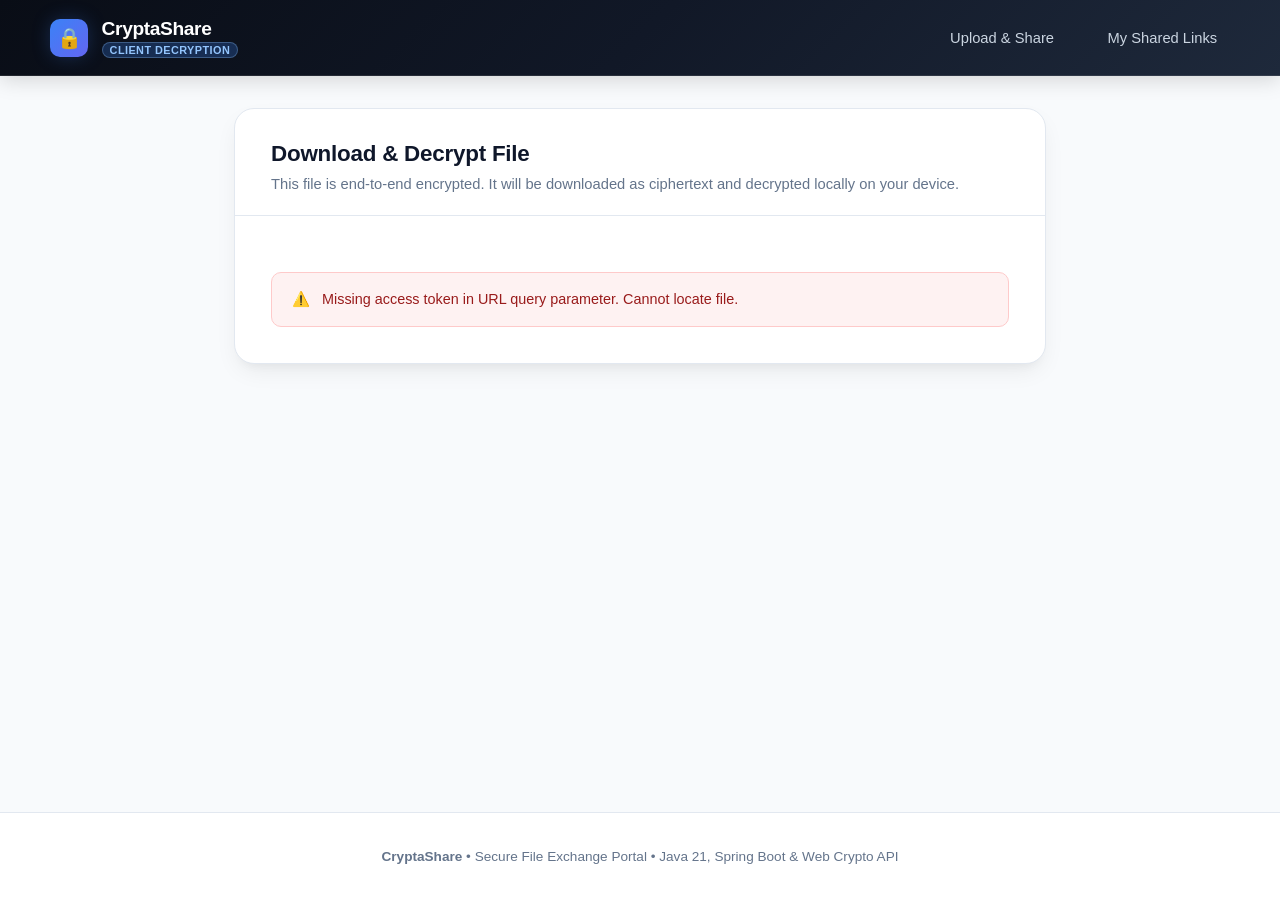
<file: src/main/resources/static/download.html>
<!DOCTYPE html>
<html lang="en">
<head>
  <meta charset="UTF-8">
  <meta name="viewport" content="width=device-width, initial-scale=1.0">
  <title>Download Encrypted File — CryptaShare</title>
  <link rel="stylesheet" href="css/style.css">
</head>
<body>

  <!-- Top Navigation -->
  <header class="header">
    <div class="header-container">
      <a href="index.html" class="brand">
        <div class="brand-icon">🔒</div>
        <div>
          <span class="brand-title">CryptaShare</span>
          <span class="brand-badge">Client Decryption</span>
        </div>
      </a>
      <nav class="nav-links">
        <a href="index.html">Upload & Share</a>
        <a href="manage.html">My Shared Links</a>
      </nav>
    </div>
  </header>

  <main class="main-content">
    <div class="card">
      <div class="card-header">
        <h1 class="card-title">Download & Decrypt File</h1>
        <p class="card-subtitle">
          This file is end-to-end encrypted. It will be downloaded as ciphertext and decrypted locally on your device.
        </p>
      </div>

      <div class="card-body">

        <!-- Error & Status Alerts -->
        <div id="statusAlert" class="alert alert-danger" style="display: none;">
          <div>⚠️</div>
          <div id="statusAlertText">Error loading file details.</div>
        </div>

        <!-- Initial loading state -->
        <div id="loadingBox" style="text-align: center; padding: 3rem 0;">
          <div class="spinner" style="border-color: rgba(59, 130, 246, 0.2); border-top-color: var(--primary); width: 2.25rem; height: 2.25rem;"></div>
          <div style="margin-top: 1rem; color: var(--text-muted); font-size: 0.95rem;">Validating access token and retrieving file metadata...</div>
        </div>

        <!-- File Metadata & Action Area -->
        <div id="fileInfoBox" style="display: none;">
          <div style="background: var(--surface-alt); border: 1px solid var(--border); border-radius: var(--radius-lg); padding: 1.75rem; margin-bottom: 1.5rem;">
            <div style="display: flex; justify-content: space-between; align-items: flex-start; margin-bottom: 1.25rem; gap: 1rem;">
              <div style="display: flex; gap: 1rem; align-items: center;">
                <span id="metaFileIcon" style="font-size: 2.5rem;">📄</span>
                <div>
                  <span style="font-size: 0.78rem; text-transform: uppercase; color: var(--text-muted); font-weight: 700; letter-spacing: 0.05em;">Original File</span>
                  <h2 id="metaFilename" style="font-size: 1.35rem; color: var(--text-main); margin-top: 0.2rem; word-break: break-all;">-</h2>
                </div>
              </div>
              <span id="metaStatusBadge" class="badge badge-active">Active</span>
            </div>

            <div style="display: grid; grid-template-columns: repeat(auto-fit, minmax(160px, 1fr)); gap: 1rem; padding-top: 1.25rem; border-top: 1px solid var(--border); font-size: 0.88rem;">
              <div>
                <span style="color: var(--text-muted); display: block; font-size: 0.78rem; text-transform: uppercase; font-weight: 600;">Ciphertext Size</span>
                <strong id="metaCipherSize">-</strong>
              </div>
              <div>
                <span style="color: var(--text-muted); display: block; font-size: 0.78rem; text-transform: uppercase; font-weight: 600;">Link Expiry</span>
                <strong id="metaExpiresAt">-</strong>
              </div>
              <div>
                <span style="color: var(--text-muted); display: block; font-size: 0.78rem; text-transform: uppercase; font-weight: 600;">Downloads</span>
                <strong id="metaDownloadLimit">-</strong>
              </div>
              <div>
                <span style="color: var(--text-muted); display: block; font-size: 0.78rem; text-transform: uppercase; font-weight: 600;">Decryption Key</span>
                <strong id="metaKeyStatus" style="color: var(--success);">In URL (#)</strong>
              </div>
            </div>
          </div>

          <div class="security-banner">
            <div>🛡️</div>
            <div>
              <strong>Client-Side Decryption:</strong> The secret 256-bit AES key is contained exclusively in the URL fragment above. The server only hosts the raw encrypted bytes. Decryption and tamper verification happen on your device.
            </div>
          </div>

          <button type="button" class="btn btn-primary" id="decryptDownloadBtn">
            <span id="downloadBtnIcon">⬇️</span>
            <span id="downloadBtnText">Decrypt & Download File</span>
          </button>
        </div>

        <!-- Success Notification -->
        <div id="successBox" class="alert alert-success" style="display: none;">
          <div>✅</div>
          <div>File decrypted and verified successfully! Your browser has saved the original file.</div>
        </div>

      </div>
    </div>
  </main>

  <footer class="footer">
    <div><strong>CryptaShare</strong> &bull; Secure File Exchange Portal &bull; Java 21, Spring Boot & Web Crypto API</div>
  </footer>

  <script src="js/crypto-utils.js"></script>
  <script src="js/download.js"></script>
</body>
</html>
</file>
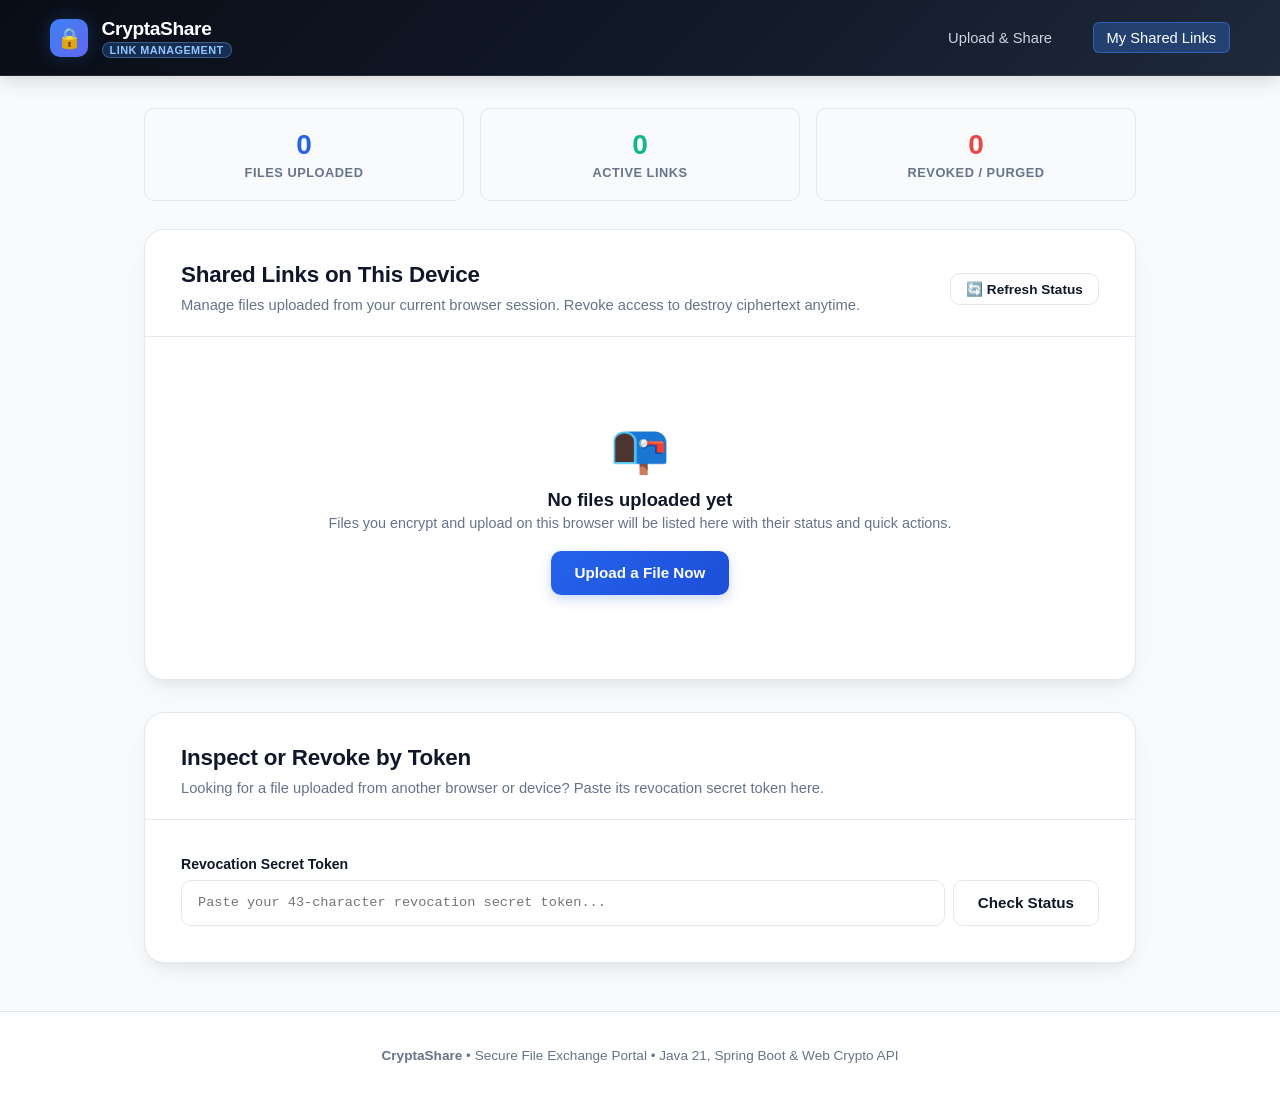
<file: src/main/resources/static/manage.html>
<!DOCTYPE html>
<html lang="en">
<head>
  <meta charset="UTF-8">
  <meta name="viewport" content="width=device-width, initial-scale=1.0">
  <title>My Shared Links & Revocation — CryptaShare</title>
  <link rel="stylesheet" href="css/style.css">
  <link rel="icon" type="image/svg+xml" href="/favicon.svg">
</head>
<body>

  <!-- Top Navigation -->
  <header class="header">
    <div class="header-container">
      <a href="index.html" class="brand">
        <div class="brand-icon">🔒</div>
        <div>
          <span class="brand-title">CryptaShare</span>
          <span class="brand-badge">Link Management</span>
        </div>
      </a>
      <nav class="nav-links">
        <a href="index.html">Upload & Share</a>
        <a href="manage.html" class="active">My Shared Links</a>
      </nav>
    </div>
  </header>

  <main class="main-content" style="max-width: 1040px;">
    <!-- Stats Row -->
    <div class="stats-grid">
      <div class="stat-card">
        <div class="stat-value" id="statTotal">0</div>
        <div class="stat-label">Files Uploaded</div>
      </div>
      <div class="stat-card">
        <div class="stat-value" id="statActive" style="color: var(--success);">0</div>
        <div class="stat-label">Active Links</div>
      </div>
      <div class="stat-card">
        <div class="stat-value" id="statRevoked" style="color: var(--danger);">0</div>
        <div class="stat-label">Revoked / Purged</div>
      </div>
    </div>

    <!-- Active Uploads Dashboard -->
    <div class="card" style="margin-bottom: 2rem;">
      <div class="card-header" style="display: flex; justify-content: space-between; align-items: center; flex-wrap: wrap; gap: 1rem;">
        <div>
          <h2 class="card-title">Shared Links on This Device</h2>
          <p class="card-subtitle">Manage files uploaded from your current browser session. Revoke access to destroy ciphertext anytime.</p>
        </div>
        <button type="button" class="btn btn-outline" id="refreshAllBtn" style="padding: 0.45rem 0.95rem; font-size: 0.85rem;">🔄 Refresh Status</button>
      </div>

      <div class="card-body">
        <div id="dashboardAlert" class="alert alert-success" style="display: none;">
          <div>✅</div>
          <div id="dashboardAlertText">Notification message</div>
        </div>

        <div id="emptyState" style="text-align: center; padding: 3rem 1rem; color: var(--text-muted); display: none;">
          <div style="font-size: 3rem; margin-bottom: 0.75rem;">📭</div>
          <h3 style="font-size: 1.15rem; color: var(--text-main); margin-bottom: 0.25rem;">No files uploaded yet</h3>
          <p style="font-size: 0.9rem; margin-bottom: 1.25rem;">Files you encrypt and upload on this browser will be listed here with their status and quick actions.</p>
          <a href="index.html" class="btn btn-primary" style="width: auto; display: inline-flex;">Upload a File Now</a>
        </div>

        <div class="table-responsive" id="tableContainer">
          <table class="data-table" id="linksTable">
            <thead>
              <tr>
                <th>File</th>
                <th>Size</th>
                <th>Expires</th>
                <th>Downloads</th>
                <th>Status</th>
                <th>Actions</th>
              </tr>
            </thead>
            <tbody id="linksTableBody">
              <!-- Dynamically populated rows -->
            </tbody>
          </table>
        </div>
      </div>
    </div>

    <!-- Manual Token Search Section -->
    <div class="card">
      <div class="card-header">
        <h2 class="card-title">Inspect or Revoke by Token</h2>
        <p class="card-subtitle">Looking for a file uploaded from another browser or device? Paste its revocation secret token here.</p>
      </div>

      <div class="card-body">
        <form id="tokenLookupForm">
          <div class="form-group" style="margin-bottom: 0;">
            <label class="form-label" for="revokeTokenInput">Revocation Secret Token</label>
            <div class="copy-input-row">
              <input type="text" id="revokeTokenInput" placeholder="Paste your 43-character revocation secret token..." required>
              <button type="submit" class="btn btn-outline" id="lookupBtn" style="white-space: nowrap;">Check Status</button>
            </div>
          </div>
        </form>

        <div id="manualAlert" class="alert alert-danger" style="display: none; margin-top: 1rem;">
          <div>⚠️</div>
          <div id="manualAlertText">Error message</div>
        </div>

        <!-- Manual Result View -->
        <div id="manualResultBox" style="display: none; margin-top: 1.5rem;">
          <div style="background: var(--surface-alt); border: 1px solid var(--border); border-radius: var(--radius-md); padding: 1.5rem; margin-bottom: 1.25rem;">
            <div style="display: flex; justify-content: space-between; align-items: flex-start; margin-bottom: 1rem;">
              <div>
                <span style="font-size: 0.78rem; text-transform: uppercase; color: var(--text-muted); font-weight: 700;">Original Filename</span>
                <h3 id="manualFilename" style="font-size: 1.25rem; color: var(--text-main); margin-top: 0.2rem;">-</h3>
              </div>
              <span id="manualBadge" class="badge badge-active">Active</span>
            </div>

            <div style="display: grid; grid-template-columns: repeat(auto-fit, minmax(160px, 1fr)); gap: 1rem; border-top: 1px solid var(--border); padding-top: 1rem; font-size: 0.88rem;">
              <div>
                <span style="color: var(--text-muted); display: block; font-size: 0.78rem; text-transform: uppercase; font-weight: 600;">Ciphertext Size</span>
                <strong id="manualSize">-</strong>
              </div>
              <div>
                <span style="color: var(--text-muted); display: block; font-size: 0.78rem; text-transform: uppercase; font-weight: 600;">Expires</span>
                <strong id="manualExpires">-</strong>
              </div>
              <div>
                <span style="color: var(--text-muted); display: block; font-size: 0.78rem; text-transform: uppercase; font-weight: 600;">Downloads</span>
                <strong id="manualDownloads">-</strong>
              </div>
            </div>
          </div>

          <div style="background: var(--danger-light); border: 1px solid #fecaca; border-radius: var(--radius-md); padding: 1.25rem; display: flex; justify-content: space-between; align-items: center; flex-wrap: gap: 1rem;">
            <div>
              <div style="font-weight: 700; color: #991b1b; font-size: 0.92rem;">Irreversible Revocation</div>
              <div style="font-size: 0.82rem; color: #7f1d1d;">Invalidates all recipient access and deletes ciphertext from server disk immediately.</div>
            </div>
            <button type="button" class="btn btn-danger" id="manualRevokeBtn" style="width: auto; padding: 0.55rem 1rem; font-size: 0.85rem;">
              🗑️ Revoke Link Now
            </button>
          </div>
        </div>
      </div>
    </div>
  </main>

  <!-- Confirmation Modal -->
  <div id="confirmModal" class="modal-overlay" style="display: none;">
    <div class="modal-card">
      <h3 class="modal-title">Confirm Link Revocation</h3>
      <p class="modal-desc" id="modalDesc">
        Are you sure you want to revoke this file link? This action is permanent: the download link will stop working and the encrypted file will be purged from server storage.
      </p>
      <div class="modal-buttons">
        <button type="button" class="btn btn-outline" id="modalCancelBtn">Cancel</button>
        <button type="button" class="btn btn-danger" id="modalConfirmBtn">Yes, Revoke Link</button>
      </div>
    </div>
  </div>

  <footer class="footer">
    <div><strong>CryptaShare</strong> &bull; Secure File Exchange Portal &bull; Java 21, Spring Boot & Web Crypto API</div>
  </footer>

  <script src="js/crypto-utils.js"></script>
  <script src="js/manage.js"></script>
</body>
</html>
</file>
<file: src/main/resources/static/css/style.css>
:root {
  --primary: #3b82f6;
  --primary-hover: #2563eb;
  --primary-light: #eff6ff;
  --primary-border: #bfdbfe;
  --accent: #6366f1;
  --success: #10b981;
  --success-light: #ecfdf5;
  --danger: #ef4444;
  --danger-light: #fef2f2;
  --warning: #f59e0b;
  --warning-light: #fffbeb;
  
  --bg-gradient: linear-gradient(135deg, #090d16 0%, #111827 50%, #1e293b 100%);
  --surface: #ffffff;
  --surface-alt: #f8fafc;
  --surface-card: #ffffff;
  --border: #e2e8f0;
  --border-focus: #3b82f6;
  
  --text-main: #0f172a;
  --text-muted: #64748b;
  --text-light: #94a3b8;
  
  --radius-xl: 20px;
  --radius-lg: 14px;
  --radius-md: 10px;
  --radius-sm: 6px;
  
  --shadow-sm: 0 1px 2px 0 rgb(0 0 0 / 0.05);
  --shadow-md: 0 4px 6px -1px rgb(0 0 0 / 0.07), 0 2px 4px -2px rgb(0 0 0 / 0.05);
  --shadow-lg: 0 10px 25px -5px rgb(0 0 0 / 0.08), 0 8px 10px -6px rgb(0 0 0 / 0.04);
  --shadow-glow: 0 0 20px -3px rgba(59, 130, 246, 0.35);
}

* {
  box-sizing: border-box;
  margin: 0;
  padding: 0;
  font-family: -apple-system, BlinkMacSystemFont, "Segoe UI", Roboto, Helvetica, Arial, sans-serif;
}

body {
  background: #f8fafc;
  color: var(--text-main);
  min-height: 100vh;
  display: flex;
  flex-direction: column;
}

/* Header & Navigation */
.header {
  background: var(--bg-gradient);
  color: #ffffff;
  padding: 1.1rem 2rem;
  border-bottom: 1px solid rgba(255, 255, 255, 0.1);
  box-shadow: 0 4px 20px rgba(0, 0, 0, 0.15);
  position: sticky;
  top: 0;
  z-index: 100;
}

.header-container {
  max-width: 1180px;
  margin: 0 auto;
  display: flex;
  align-items: center;
  justify-content: space-between;
}

.brand {
  display: flex;
  align-items: center;
  gap: 0.85rem;
  text-decoration: none;
  color: #ffffff;
}

.brand-icon {
  width: 38px;
  height: 38px;
  background: linear-gradient(135deg, #3b82f6, #6366f1);
  border-radius: var(--radius-md);
  display: flex;
  align-items: center;
  justify-content: center;
  font-size: 1.25rem;
  box-shadow: var(--shadow-glow);
}

.brand-title {
  font-size: 1.2rem;
  font-weight: 700;
  letter-spacing: -0.02em;
  display: block;
}

.brand-badge {
  font-size: 0.68rem;
  text-transform: uppercase;
  background: rgba(59, 130, 246, 0.25);
  color: #93c5fd;
  border: 1px solid rgba(147, 197, 253, 0.3);
  padding: 1px 7px;
  border-radius: 999px;
  font-weight: 600;
  letter-spacing: 0.04em;
  display: inline-block;
  margin-top: 2px;
}

.nav-links {
  display: flex;
  align-items: center;
  gap: 1.75rem;
}

.nav-links a {
  color: #cbd5e1;
  text-decoration: none;
  font-size: 0.92rem;
  font-weight: 500;
  padding: 0.4rem 0.8rem;
  border-radius: var(--radius-sm);
  transition: all 0.2s ease;
}

.nav-links a:hover {
  color: #ffffff;
  background: rgba(255, 255, 255, 0.08);
}

.nav-links a.active {
  color: #ffffff;
  background: rgba(59, 130, 246, 0.3);
  border: 1px solid rgba(59, 130, 246, 0.5);
}

/* Hero Section */
.hero {
  background: var(--bg-gradient);
  color: #ffffff;
  padding: 3.5rem 1.5rem 4rem;
  text-align: center;
  border-bottom: 1px solid rgba(255, 255, 255, 0.05);
}

.hero-container {
  max-width: 820px;
  margin: 0 auto;
}

.hero-pill {
  display: inline-flex;
  align-items: center;
  gap: 0.5rem;
  background: rgba(59, 130, 246, 0.15);
  border: 1px solid rgba(59, 130, 246, 0.3);
  color: #93c5fd;
  padding: 0.35rem 1rem;
  border-radius: 999px;
  font-size: 0.82rem;
  font-weight: 600;
  margin-bottom: 1.25rem;
}

.hero-title {
  font-size: 2.5rem;
  font-weight: 800;
  line-height: 1.2;
  letter-spacing: -0.03em;
  margin-bottom: 1rem;
  background: linear-gradient(180deg, #ffffff 0%, #cbd5e1 100%);
  -webkit-background-clip: text;
  -webkit-text-fill-color: transparent;
}

.hero-subtitle {
  font-size: 1.1rem;
  color: #94a3b8;
  line-height: 1.6;
  max-width: 680px;
  margin: 0 auto 1.5rem;
}

/* Feature Grid */
.features-grid {
  display: grid;
  grid-template-columns: repeat(auto-fit, minmax(240px, 1fr));
  gap: 1.25rem;
  max-width: 1000px;
  margin: -2rem auto 2.5rem;
  padding: 0 1.5rem;
  position: relative;
  z-index: 10;
}

.feature-card {
  background: var(--surface);
  border: 1px solid var(--border);
  border-radius: var(--radius-lg);
  padding: 1.5rem;
  box-shadow: var(--shadow-md);
  transition: transform 0.2s, box-shadow 0.2s;
}

.feature-card:hover {
  transform: translateY(-2px);
  box-shadow: var(--shadow-lg);
}

.feature-icon {
  font-size: 1.75rem;
  margin-bottom: 0.75rem;
  display: inline-block;
}

.feature-title {
  font-size: 1rem;
  font-weight: 700;
  color: var(--text-main);
  margin-bottom: 0.35rem;
}

.feature-desc {
  font-size: 0.85rem;
  color: var(--text-muted);
  line-height: 1.5;
}

/* Main Content Layout */
.main-content {
  flex: 1;
  max-width: 860px;
  width: 100%;
  margin: 2rem auto 3rem;
  padding: 0 1.5rem;
}

.card {
  background: var(--surface-card);
  border-radius: var(--radius-xl);
  box-shadow: var(--shadow-lg);
  border: 1px solid var(--border);
  overflow: hidden;
}

.card-header {
  padding: 2rem 2.25rem 1.25rem;
  border-bottom: 1px solid var(--border);
}

.card-title {
  font-size: 1.4rem;
  font-weight: 700;
  color: var(--text-main);
  margin-bottom: 0.35rem;
  letter-spacing: -0.01em;
}

.card-subtitle {
  font-size: 0.92rem;
  color: var(--text-muted);
  line-height: 1.5;
}

.card-body {
  padding: 2.25rem;
}

/* Security notice banner */
.security-banner {
  background: var(--primary-light);
  border: 1px solid var(--primary-border);
  border-radius: var(--radius-md);
  padding: 1rem 1.25rem;
  margin-bottom: 1.75rem;
  display: flex;
  gap: 0.85rem;
  font-size: 0.875rem;
  line-height: 1.5;
  color: #1e40af;
}

.security-banner strong {
  color: #1e3a8a;
}

/* Form Controls */
.form-group {
  margin-bottom: 1.5rem;
}

.form-label {
  display: block;
  font-weight: 600;
  font-size: 0.88rem;
  margin-bottom: 0.5rem;
  color: var(--text-main);
}

.form-row {
  display: grid;
  grid-template-columns: 1fr 1fr;
  gap: 1.25rem;
}

/* Modern Drop Zone */
.drop-zone {
  border: 2px dashed #cbd5e1;
  border-radius: var(--radius-lg);
  padding: 3rem 1.5rem;
  text-align: center;
  background: #f8fafc;
  cursor: pointer;
  transition: all 0.25s ease;
  position: relative;
}

.drop-zone:hover, .drop-zone.dragover {
  border-color: var(--primary);
  background: var(--primary-light);
  box-shadow: inset 0 0 15px rgba(59, 130, 246, 0.1);
}

.drop-zone-icon {
  font-size: 3rem;
  margin-bottom: 0.85rem;
  color: #94a3b8;
  transition: transform 0.2s;
}

.drop-zone:hover .drop-zone-icon {
  transform: translateY(-3px);
}

.drop-zone-title {
  font-size: 1.05rem;
  color: var(--text-main);
  font-weight: 600;
  margin-bottom: 0.25rem;
}

.drop-zone-hint {
  font-size: 0.82rem;
  color: var(--text-muted);
}

.file-input {
  display: none;
}

/* Selected File Pill */
.selected-file-box {
  display: flex;
  align-items: center;
  justify-content: space-between;
  background: #f8fafc;
  border: 1px solid var(--border);
  border-radius: var(--radius-md);
  padding: 1rem 1.25rem;
  margin-top: 0.75rem;
}

.file-info {
  display: flex;
  align-items: center;
  gap: 0.85rem;
}

.file-type-icon {
  font-size: 1.75rem;
}

.file-name {
  font-weight: 600;
  font-size: 0.95rem;
  max-width: 420px;
  white-space: nowrap;
  overflow: hidden;
  text-overflow: ellipsis;
}

.file-meta-sub {
  font-size: 0.8rem;
  color: var(--text-muted);
  margin-top: 2px;
}

select, input[type="text"] {
  width: 100%;
  padding: 0.75rem 1rem;
  border-radius: var(--radius-md);
  border: 1px solid var(--border);
  font-size: 0.92rem;
  background: var(--surface);
  color: var(--text-main);
  outline: none;
  transition: all 0.2s;
}

select:focus, input[type="text"]:focus {
  border-color: var(--border-focus);
  box-shadow: 0 0 0 3px rgba(59, 130, 246, 0.15);
}

/* Cryptographic Progress Bar */
.crypto-progress-box {
  margin: 1.5rem 0;
  padding: 1.25rem;
  background: #f8fafc;
  border: 1px solid var(--border);
  border-radius: var(--radius-md);
}

.progress-header {
  display: flex;
  justify-content: space-between;
  font-size: 0.85rem;
  font-weight: 600;
  margin-bottom: 0.5rem;
  color: var(--text-main);
}

.progress-track {
  width: 100%;
  height: 8px;
  background: #e2e8f0;
  border-radius: 999px;
  overflow: hidden;
}

.progress-fill {
  height: 100%;
  width: 0%;
  background: linear-gradient(90deg, #3b82f6, #6366f1);
  border-radius: 999px;
  transition: width 0.3s ease;
}

.progress-steps {
  display: flex;
  justify-content: space-between;
  font-size: 0.72rem;
  color: var(--text-muted);
  margin-top: 0.5rem;
}

/* Buttons */
.btn {
  display: inline-flex;
  align-items: center;
  justify-content: center;
  gap: 0.5rem;
  font-weight: 600;
  font-size: 0.95rem;
  padding: 0.85rem 1.5rem;
  border-radius: var(--radius-md);
  border: none;
  cursor: pointer;
  transition: all 0.2s ease;
  text-decoration: none;
}

.btn-primary {
  background: linear-gradient(135deg, #2563eb, #1d4ed8);
  color: #ffffff;
  width: 100%;
  box-shadow: 0 4px 12px rgba(37, 99, 235, 0.25);
}

.btn-primary:hover {
  background: linear-gradient(135deg, #1d4ed8, #1e40af);
  box-shadow: 0 6px 16px rgba(37, 99, 235, 0.35);
}

.btn-secondary {
  background: #e2e8f0;
  color: var(--text-main);
}

.btn-secondary:hover {
  background: #cbd5e1;
}

.btn-danger {
  background: var(--danger);
  color: #ffffff;
}

.btn-danger:hover {
  background: #dc2626;
}

.btn-outline {
  background: transparent;
  border: 1px solid var(--border);
  color: var(--text-main);
}

.btn-outline:hover {
  background: var(--surface-alt);
  border-color: #cbd5e1;
}

.btn:disabled {
  opacity: 0.6;
  cursor: not-allowed;
}

/* Alerts */
.alert {
  padding: 1rem 1.25rem;
  border-radius: var(--radius-md);
  font-size: 0.9rem;
  margin-top: 1.25rem;
  line-height: 1.5;
  display: flex;
  align-items: flex-start;
  gap: 0.75rem;
}

.alert-danger {
  background: var(--danger-light);
  border: 1px solid #fecaca;
  color: #991b1b;
}

.alert-success {
  background: var(--success-light);
  border: 1px solid #a7f3d0;
  color: #065f46;
}

/* Result Card */
.result-card {
  margin-top: 2rem;
  padding: 1.75rem;
  border-radius: var(--radius-lg);
  background: #f8fafc;
  border: 1px solid #bfdbfe;
  box-shadow: 0 4px 12px rgba(59, 130, 246, 0.08);
}

.result-card h3 {
  font-size: 1.2rem;
  margin-bottom: 1.25rem;
  color: #1e3a8a;
  display: flex;
  align-items: center;
  gap: 0.5rem;
}

.field-group {
  margin-bottom: 1.25rem;
}

.field-group label {
  font-size: 0.78rem;
  text-transform: uppercase;
  font-weight: 700;
  color: var(--text-muted);
  letter-spacing: 0.05em;
  display: block;
  margin-bottom: 0.35rem;
}

.copy-input-row {
  display: flex;
  gap: 0.5rem;
}

.copy-input-row input {
  flex: 1;
  font-family: ui-monospace, SFMono-Regular, Menlo, Monaco, Consolas, monospace;
  font-size: 0.85rem;
}

.copy-btn {
  padding: 0.5rem 1rem;
  font-size: 0.85rem;
  white-space: nowrap;
}

/* Badges */
.badge {
  display: inline-block;
  padding: 0.25rem 0.65rem;
  border-radius: 999px;
  font-size: 0.72rem;
  font-weight: 700;
  text-transform: uppercase;
  letter-spacing: 0.04em;
}

.badge-active {
  background: #dcfce7;
  color: #15803d;
  border: 1px solid #bbf7d0;
}

.badge-expired {
  background: #fef3c7;
  color: #b45309;
  border: 1px solid #fde68a;
}

.badge-revoked {
  background: #fee2e2;
  color: #b91c1c;
  border: 1px solid #fecaca;
}

.badge-limit {
  background: #ffedd5;
  color: #c2410c;
  border: 1px solid #fed7aa;
}

/* Spinner */
.spinner {
  display: inline-block;
  width: 1.15rem;
  height: 1.15rem;
  border: 2px solid rgba(255, 255, 255, 0.3);
  border-radius: 50%;
  border-top-color: #ffffff;
  animation: spin 0.8s linear infinite;
}

@keyframes spin {
  to { transform: rotate(360deg); }
}

/* Dashboard & Table */
.stats-grid {
  display: grid;
  grid-template-columns: repeat(3, 1fr);
  gap: 1rem;
  margin-bottom: 1.75rem;
}

.stat-card {
  background: #f8fafc;
  border: 1px solid var(--border);
  border-radius: var(--radius-md);
  padding: 1.25rem;
  text-align: center;
}

.stat-value {
  font-size: 1.75rem;
  font-weight: 800;
  color: var(--primary-hover);
  margin-bottom: 0.25rem;
}

.stat-label {
  font-size: 0.8rem;
  color: var(--text-muted);
  text-transform: uppercase;
  font-weight: 600;
  letter-spacing: 0.04em;
}

.table-responsive {
  width: 100%;
  overflow-x: auto;
  border: 1px solid var(--border);
  border-radius: var(--radius-md);
}

.data-table {
  width: 100%;
  border-collapse: collapse;
  font-size: 0.88rem;
  text-align: left;
}

.data-table th {
  background: #f1f5f9;
  padding: 0.85rem 1rem;
  font-weight: 600;
  color: var(--text-muted);
  font-size: 0.78rem;
  text-transform: uppercase;
  letter-spacing: 0.04em;
  border-bottom: 1px solid var(--border);
}

.data-table td {
  padding: 1rem;
  border-bottom: 1px solid var(--border);
  vertical-align: middle;
}

.data-table tr:last-child td {
  border-bottom: none;
}

.data-table tr:hover {
  background: #f8fafc;
}

.table-actions {
  display: flex;
  gap: 0.4rem;
}

.btn-icon {
  padding: 0.4rem 0.65rem;
  font-size: 0.8rem;
  border-radius: var(--radius-sm);
}

/* Modal */
.modal-overlay {
  position: fixed;
  top: 0;
  left: 0;
  width: 100%;
  height: 100%;
  background: rgba(15, 23, 42, 0.6);
  backdrop-filter: blur(4px);
  display: flex;
  align-items: center;
  justify-content: center;
  z-index: 1000;
}

.modal-card {
  background: #ffffff;
  border-radius: var(--radius-lg);
  max-width: 480px;
  width: 90%;
  padding: 2rem;
  box-shadow: 0 20px 25px -5px rgb(0 0 0 / 0.2);
}

.modal-title {
  font-size: 1.25rem;
  font-weight: 700;
  margin-bottom: 0.75rem;
  color: var(--text-main);
}

.modal-desc {
  font-size: 0.9rem;
  color: var(--text-muted);
  line-height: 1.5;
  margin-bottom: 1.5rem;
}

.modal-buttons {
  display: flex;
  justify-content: flex-end;
  gap: 0.75rem;
}

/* Footer */
.footer {
  text-align: center;
  padding: 2.25rem;
  color: var(--text-muted);
  font-size: 0.85rem;
  border-top: 1px solid var(--border);
  background: var(--surface);
  margin-top: auto;
}

.footer-links {
  margin-top: 0.5rem;
  display: flex;
  justify-content: center;
  gap: 1.5rem;
}

.footer-links a {
  color: var(--primary);
  text-decoration: none;
}

.footer-links a:hover {
  text-decoration: underline;
}

@media (max-width: 768px) {
  .hero-title {
    font-size: 2rem;
  }
  .form-row {
    grid-template-columns: 1fr;
  }
  .stats-grid {
    grid-template-columns: 1fr;
  }
  .header-container {
    flex-direction: column;
    gap: 0.75rem;
    align-items: flex-start;
  }
  .card-header, .card-body {
    padding: 1.5rem;
  }
}
</file>
